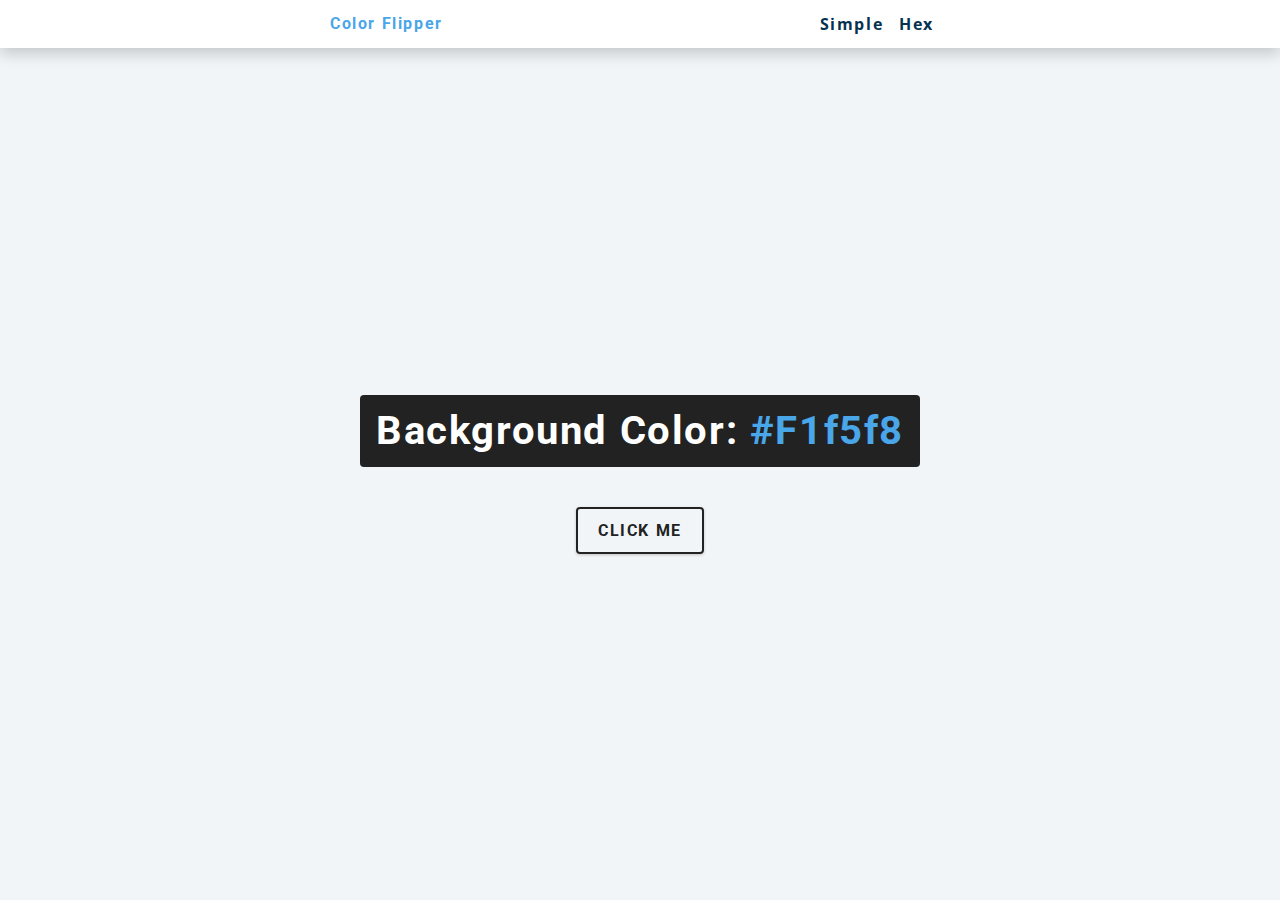
<file: 01-Color-Flipper/index.html>
<!DOCTYPE html>
<html lang="en">
  <head>
    <meta charset="UTF-8" />
    <meta name="viewport" content="width=device-width, initial-scale=1.0" />
    <title>Color Flipper || Simple</title>

    <!-- styles -->
    <link rel="stylesheet" href="styles.css" />
  </head>
  <body>
    <nav>
      <div class="nav-center">
        <h4>color flipper</h4>
        <ul class="nav-links">
          <li><a href="index.html">simple</a></li>
          <li><a href="hex.html">hex</a></li>
        </ul>
      </div>
    </nav>
    <main>
      <div class="container">
        <h2>background color: <span class="color">#f1f5f8</span></h2>
        <button class="btn btn-hero" id="btn">click me</button>
      </div>
    </main>
    <!-- javascript -->
    <script src="app.js"></script>
  </body>
</html>
</file>
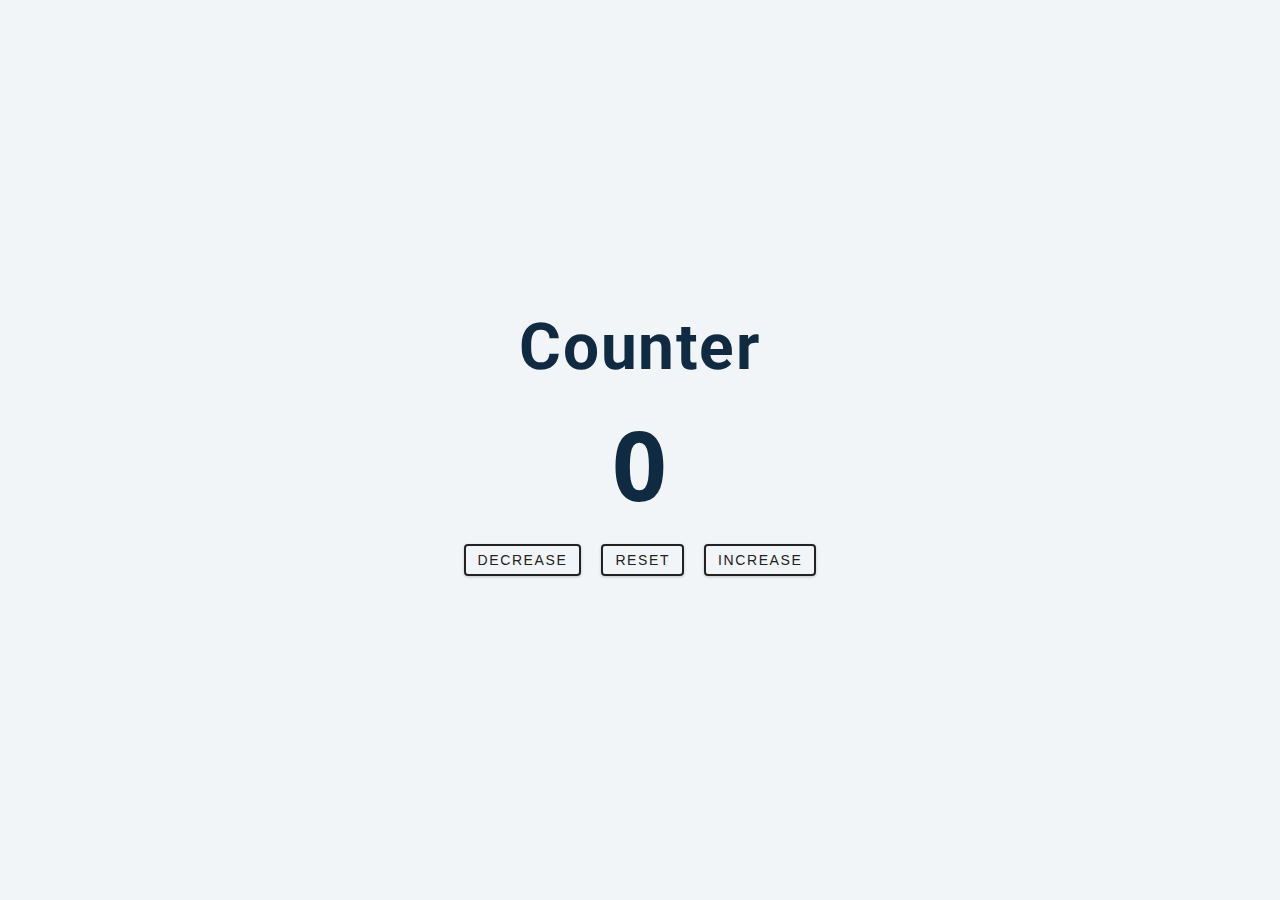
<file: 02-counter/index.html>
<!DOCTYPE html>
<html lang="en">
  <head>
    <meta charset="UTF-8" />
    <meta name="viewport" content="width=device-width, initial-scale=1.0" />
    <title>Counter</title>

    <!-- styles -->
    <link rel="stylesheet" href="styles.css" />
  </head>
  <body>
    <main>
      <div class="container">
        <h1>Counter</h1>
        <span id="value">0</span>
        <div class="btn-container">
          <button class="btn decrease">decrease</button>
          <button class="btn reset">reset</button>
          <button class="btn increase">increase</button>
        </div>
      </div>
    </main>
    <!-- javascript -->
    <script src="app.js"></script>
  </body>
</html>
</file>
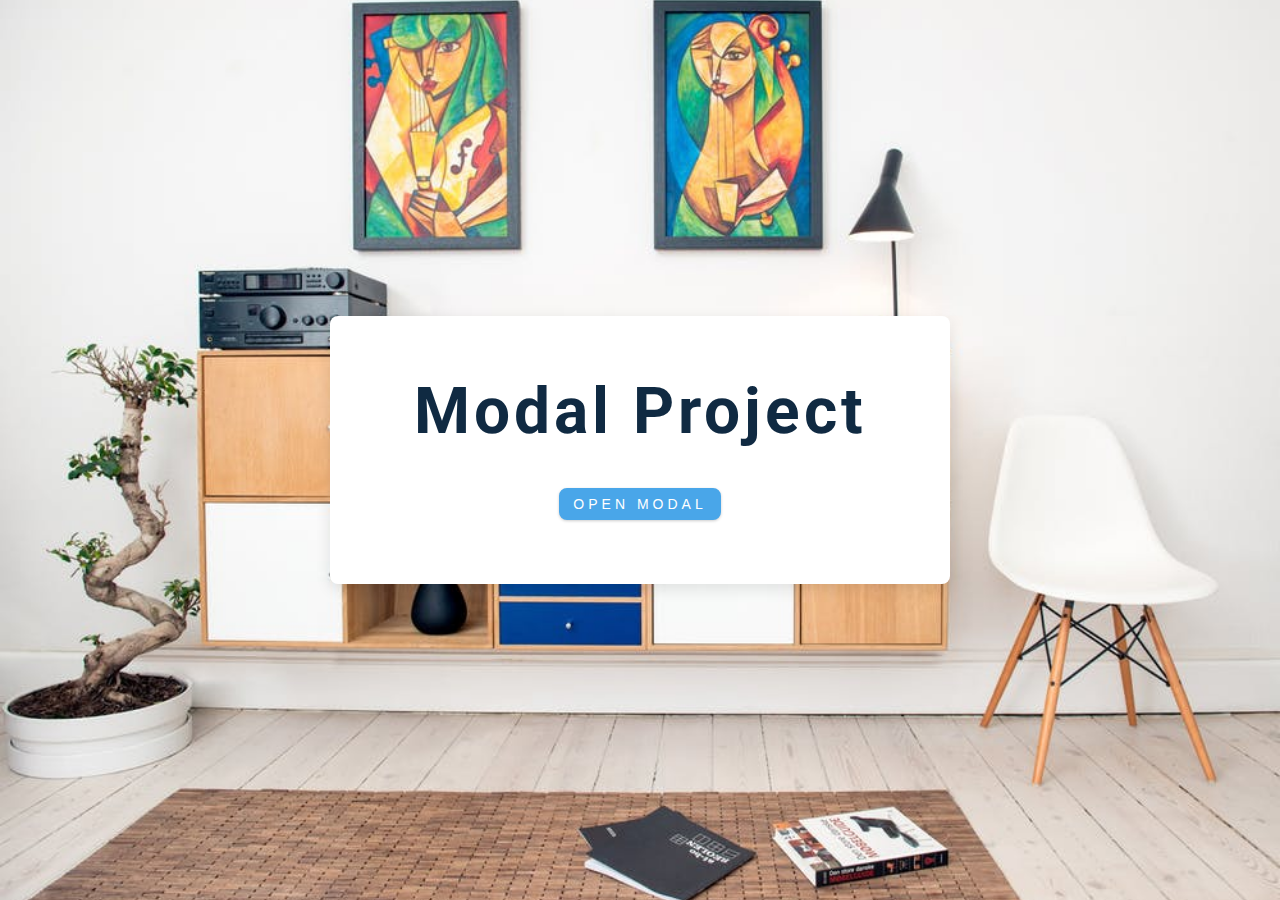
<file: 06-Modal/index.html>
<!DOCTYPE html>
<html lang="en">
  <head>
    <meta charset="UTF-8" />
    <meta name="viewport" content="width=device-width, initial-scale=1.0" />
    <title>Modal</title>
    <!-- font-awesome -->
    <link
      rel="stylesheet"
      href="https://cdnjs.cloudflare.com/ajax/libs/font-awesome/5.14.0/css/all.min.css"
    />
    <!-- styles -->
    <link rel="stylesheet" href="styles.css" />
  </head>
  <body>
    <!-- hero -->
    <header class="hero">
      <div class="banner">
        <h1>modal project</h1>
        <button class="btn modal-btn">open modal</button>
      </div>
    </header>
    <!-- end of hero -->
    <!-- Modal -->
    <div class="modal-overlay">
      <div class="modal-container">
        <h3>modal content</h3>
        <p>
          Lorem ipsum dolor sit amet consectetur adipisicing elit. Quidem saepe
          ab molestiae corrupti eveniet ut laborum quo maxime obcaecati quam
          fuga voluptatibus illum, odit porro velit facilis, modi debitis et.
        </p>
        <button class="close-btn">
          <i class="fas fa-times"></i>
        </button>
      </div>
    </div>
    <!-- end of Modal -->
    <!-- javascript -->
    <script src="app.js"></script>
  </body>
</html>
</file>
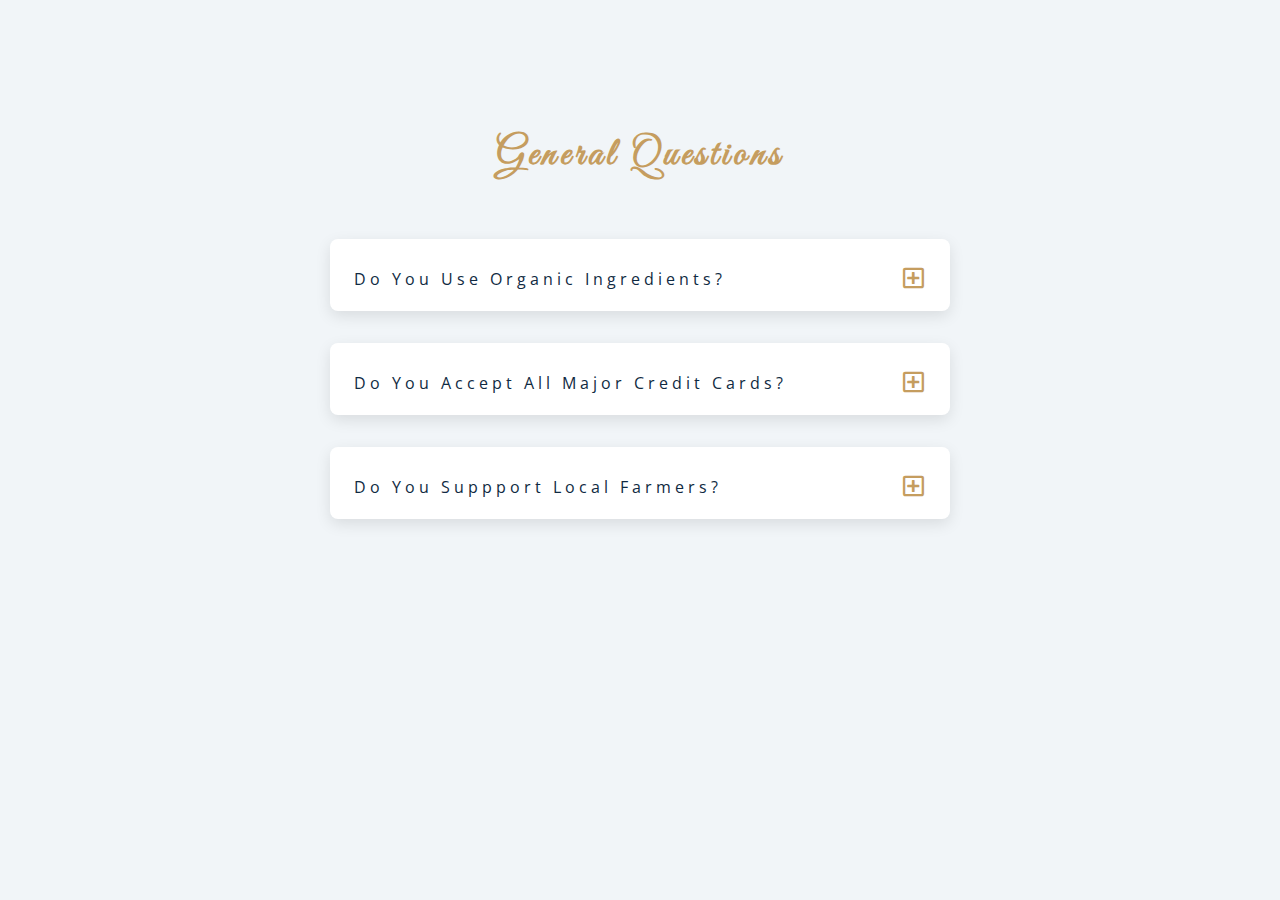
<file: 07-Questions/index.html>
<!DOCTYPE html>
<html lang="en">
  <head>
    <meta charset="UTF-8" />
    <meta name="viewport" content="width=device-width, initial-scale=1.0" />
    <title>Q & A</title>
    <!-- font-awesome -->
    <link
      rel="stylesheet"
      href="https://cdnjs.cloudflare.com/ajax/libs/font-awesome/5.14.0/css/all.min.css"
    />
    <!-- extra fonts -->
    <link
      href="https://fonts.googleapis.com/css?family=Great+Vibes&display=swap"
      rel="stylesheet"
    />
    <!-- styles -->
    <link rel="stylesheet" href="styles.css" />
  </head>
  <body>
    <section class="questions">
      <!-- Title -->
      <div class="title">
        <h2>general questions</h2>
      </div>
      <!-- questions -->
      <div class="section-center">
        <!-- single question -->
        <article class="question">
          <!-- question title -->
          <div class="question-title">
            <p>Do You Use Organic Ingredients?</p>
            <button type="button" class="question-btn">
              <span class="plus-icon">
                <i class="far fa-plus-square"></i>
              </span>
              <span class="minus-icon">
                <i class="far fa-minus-square"></i>
              </span>
            </button>
          </div>
          <!-- question text -->
          <div class="question-text">
            <p>
              Lorem ipsum dolor sit amet, consectetur adipisicing elit. Quos
              dolorem quia a in laboriosam minima cupiditate sit excepturi
              praesentium, doloremque quod aliquid rerum, itaque, fugit dolores
              aspernatur nostrum numquam eveniet!
            </p>
          </div>
        </article>
        <!-- end of single question -->
        <!-- single question -->
        <article class="question">
          <!-- question title -->
          <div class="question-title">
            <p>Do you accept all major credit cards?</p>
            <button type="button" class="question-btn">
              <span class="plus-icon">
                <i class="far fa-plus-square"></i>
              </span>
              <span class="minus-icon">
                <i class="far fa-minus-square"></i>
              </span>
            </button>
          </div>
          <!-- question text -->
          <div class="question-text">
            <p>
              Lorem ipsum dolor sit amet, consectetur adipisicing elit. Quos
              dolorem quia a in laboriosam minima cupiditate sit excepturi
              praesentium, doloremque quod aliquid rerum, itaque, fugit dolores
              aspernatur nostrum numquam eveniet!
            </p>
          </div>
        </article>
        <!-- end of single question -->
        <!-- single question -->
        <article class="question">
          <!-- question title -->
          <div class="question-title">
            <p>Do You Suppport Local Farmers?</p>
            <button type="button" class="question-btn">
              <span class="plus-icon">
                <i class="far fa-plus-square"></i>
              </span>
              <span class="minus-icon">
                <i class="far fa-minus-square"></i>
              </span>
            </button>
          </div>
          <!-- question text -->
          <div class="question-text">
            <p>
              Lorem ipsum dolor sit amet, consectetur adipisicing elit. Quos
              dolorem quia a in laboriosam minima cupiditate sit excepturi
              praesentium, doloremque quod aliquid rerum, itaque, fugit dolores
              aspernatur nostrum numquam eveniet!
            </p>
          </div>
        </article>
        <!-- end of single question -->
      </div>
    </section>
    <!-- javascript -->
    <script src="app.js"></script>
  </body>
</html>
</file>
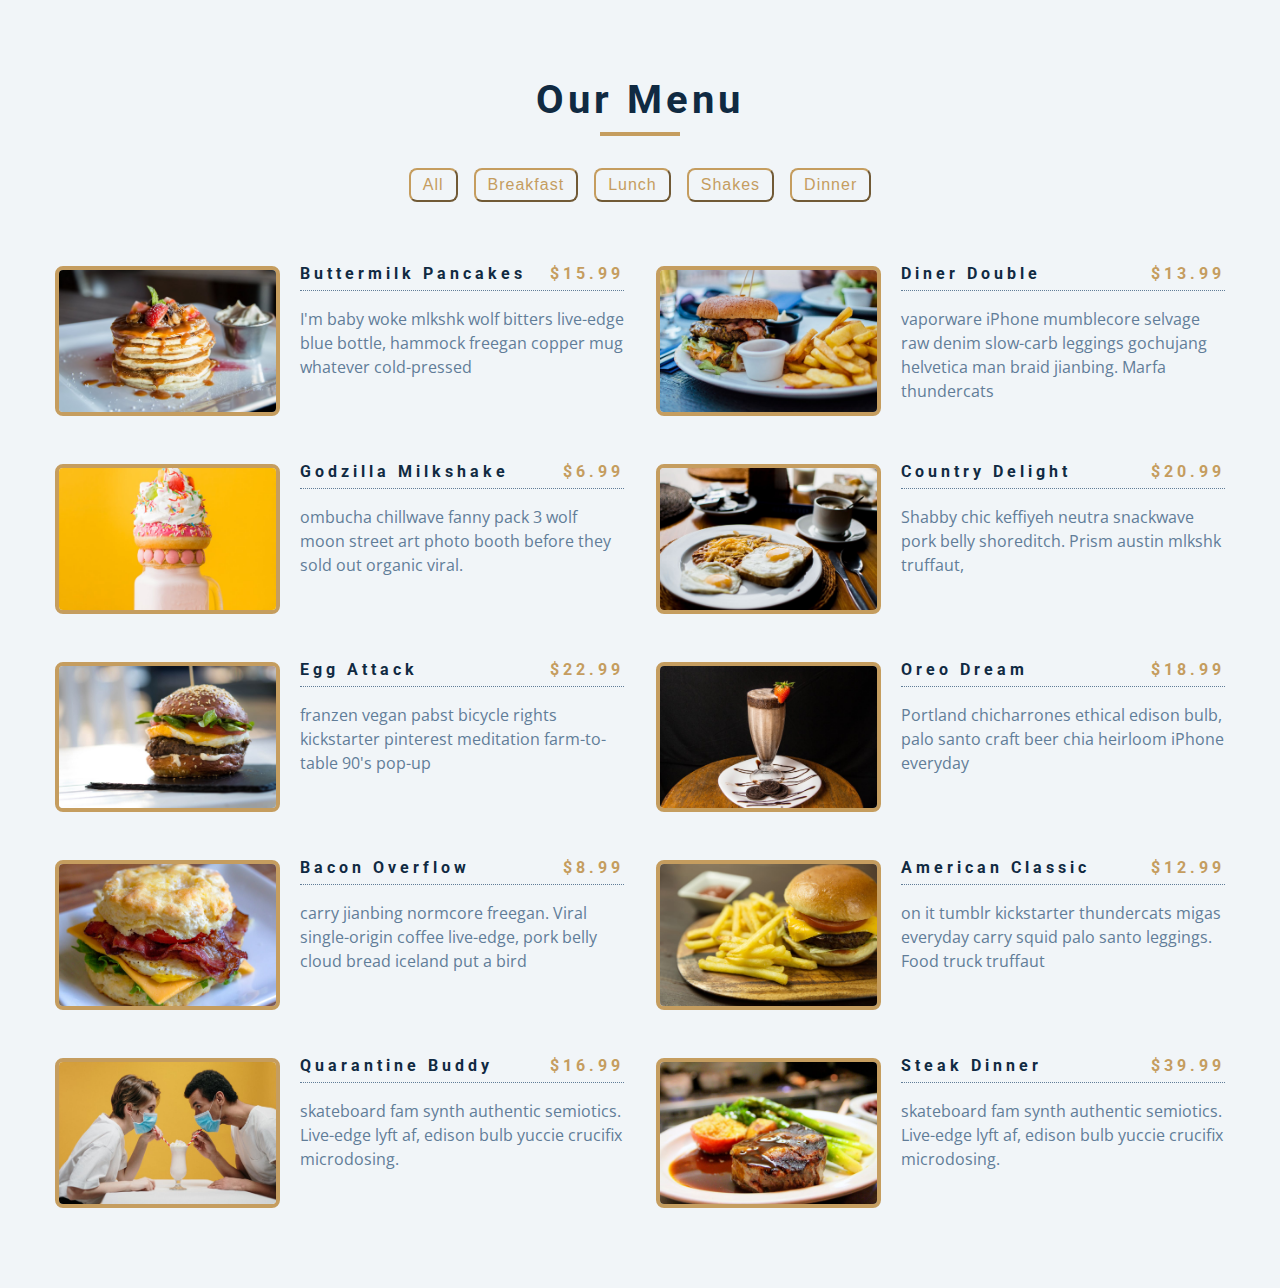
<file: 08-Menu/index.html>
<!DOCTYPE html>
<html lang="en">
  <head>
    <meta charset="UTF-8" />
    <meta name="viewport" content="width=device-width, initial-scale=1.0" />
    <title>Menu</title>
    <!-- font-awesome -->
    <link
      rel="stylesheet"
      href="https://cdnjs.cloudflare.com/ajax/libs/font-awesome/5.14.0/css/all.min.css"
    />
    <!-- styles -->
    <link rel="stylesheet" href="styles.css" />
  </head>
  <body>
    <section class="menu">
      <!-- Title -->
      <div class="title">
        <h2>Our menu</h2>
        <div class="underline"></div>
      </div>
      <!-- filter buttons -->
      <div class="btn-container">
        <!-- <button class="filter-btn" type="button" data-id="all">All</button>
        <button class="filter-btn" type="button" data-id="breakfast">
          Breakfast
        </button>
        <button class="filter-btn" type="button" data-id="lunch">Lunch</button>
        <button class="filter-btn" type="button" data-id="shakes">
          Shakes
        </button>
        <button class="filter-btn" type="button" data-id="dinner">
          dinner
        </button> -->
      </div>
      <!-- menu items -->
      <div class="section-center">
        <!-- single item -->
        <!-- <article class="menu-item">
          <img src="menu-item.jpeg" alt="menu-item" class="photo" />
          <div class="item-info">
            <header>
              <h4>Buttermilk Pancakes</h4>
              <h4 class="price">$15.90</h4>
            </header>
            <p class="item-text">
              Lorem ipsum dolor sit amet consectetur adipisicing elit. Porro
              eaque neque architecto illo, reiciendis laborum accusantium velit
              odio voluptatum ex.
            </p>
          </div>
        </article> -->
        <!-- end of single item -->
      </div>
    </section>
    <!-- javascript -->
    <script src="app.js"></script>
  </body>
</html>
</file>
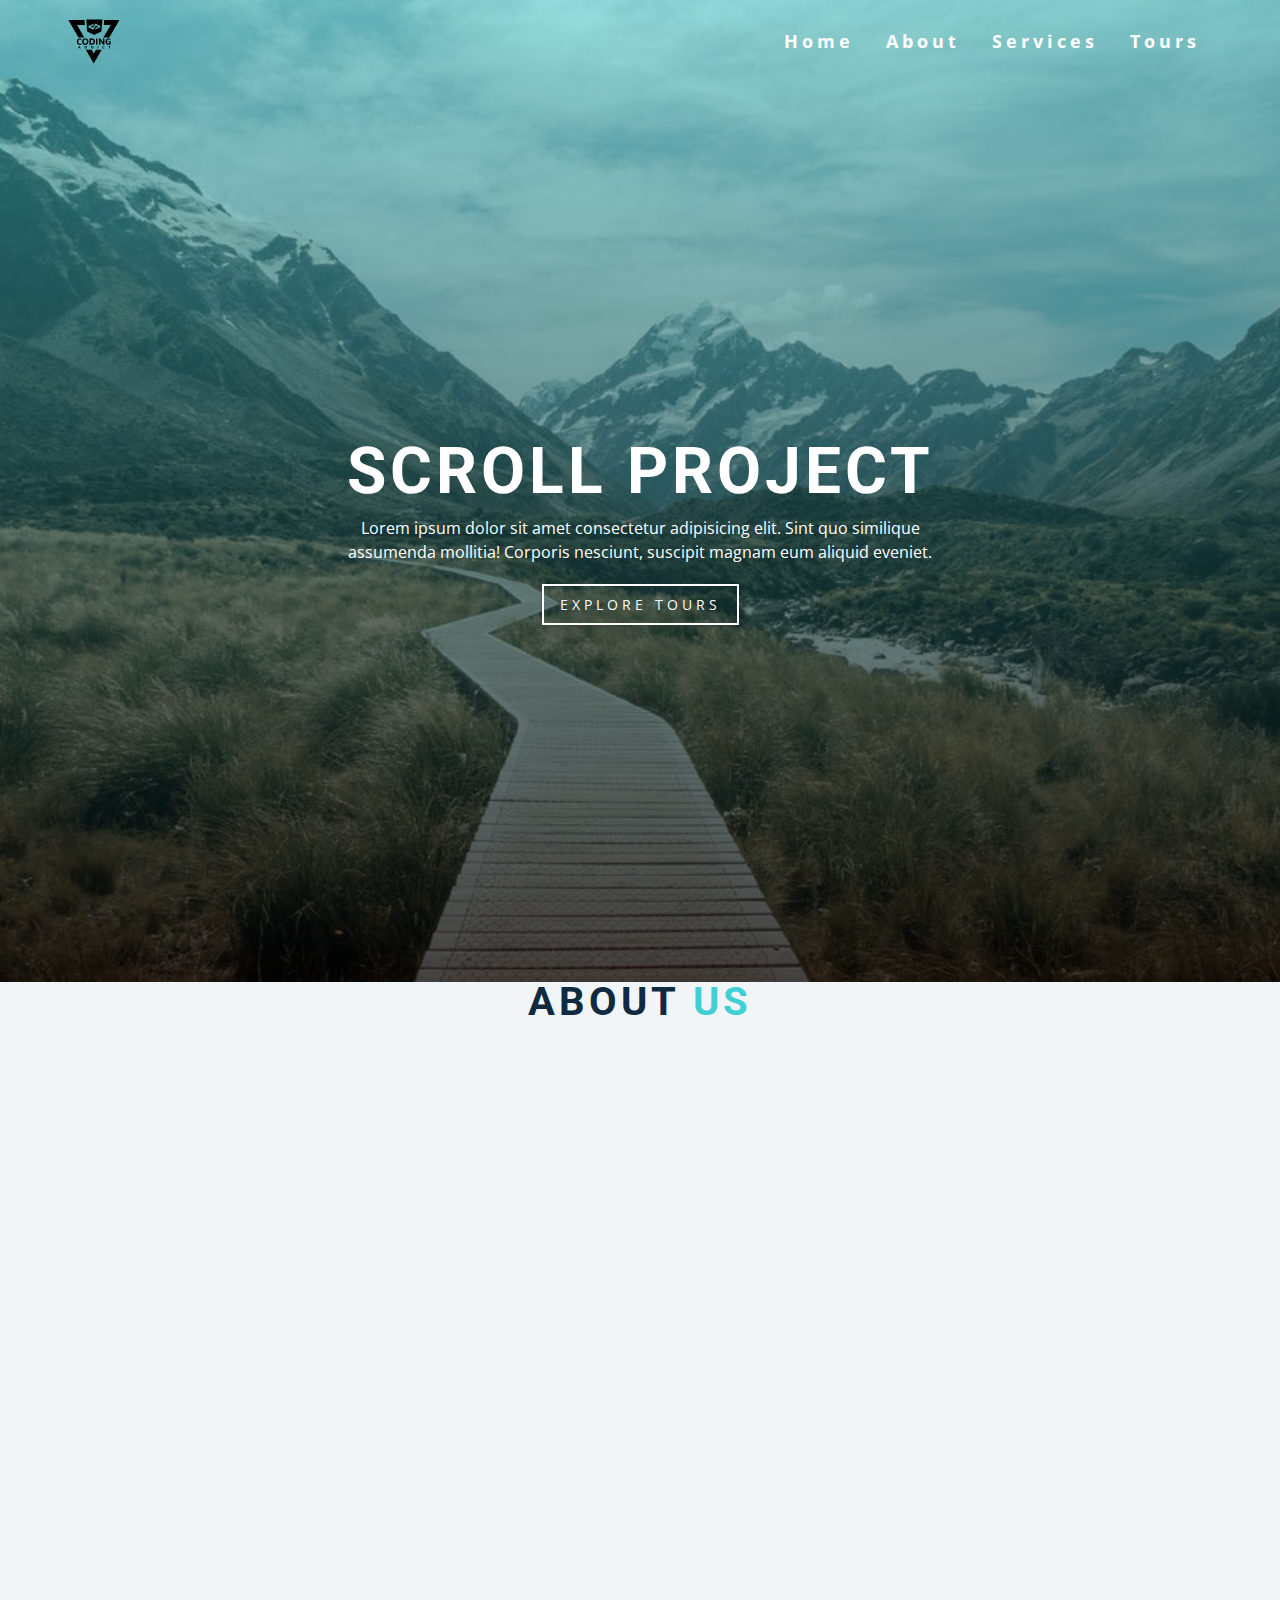
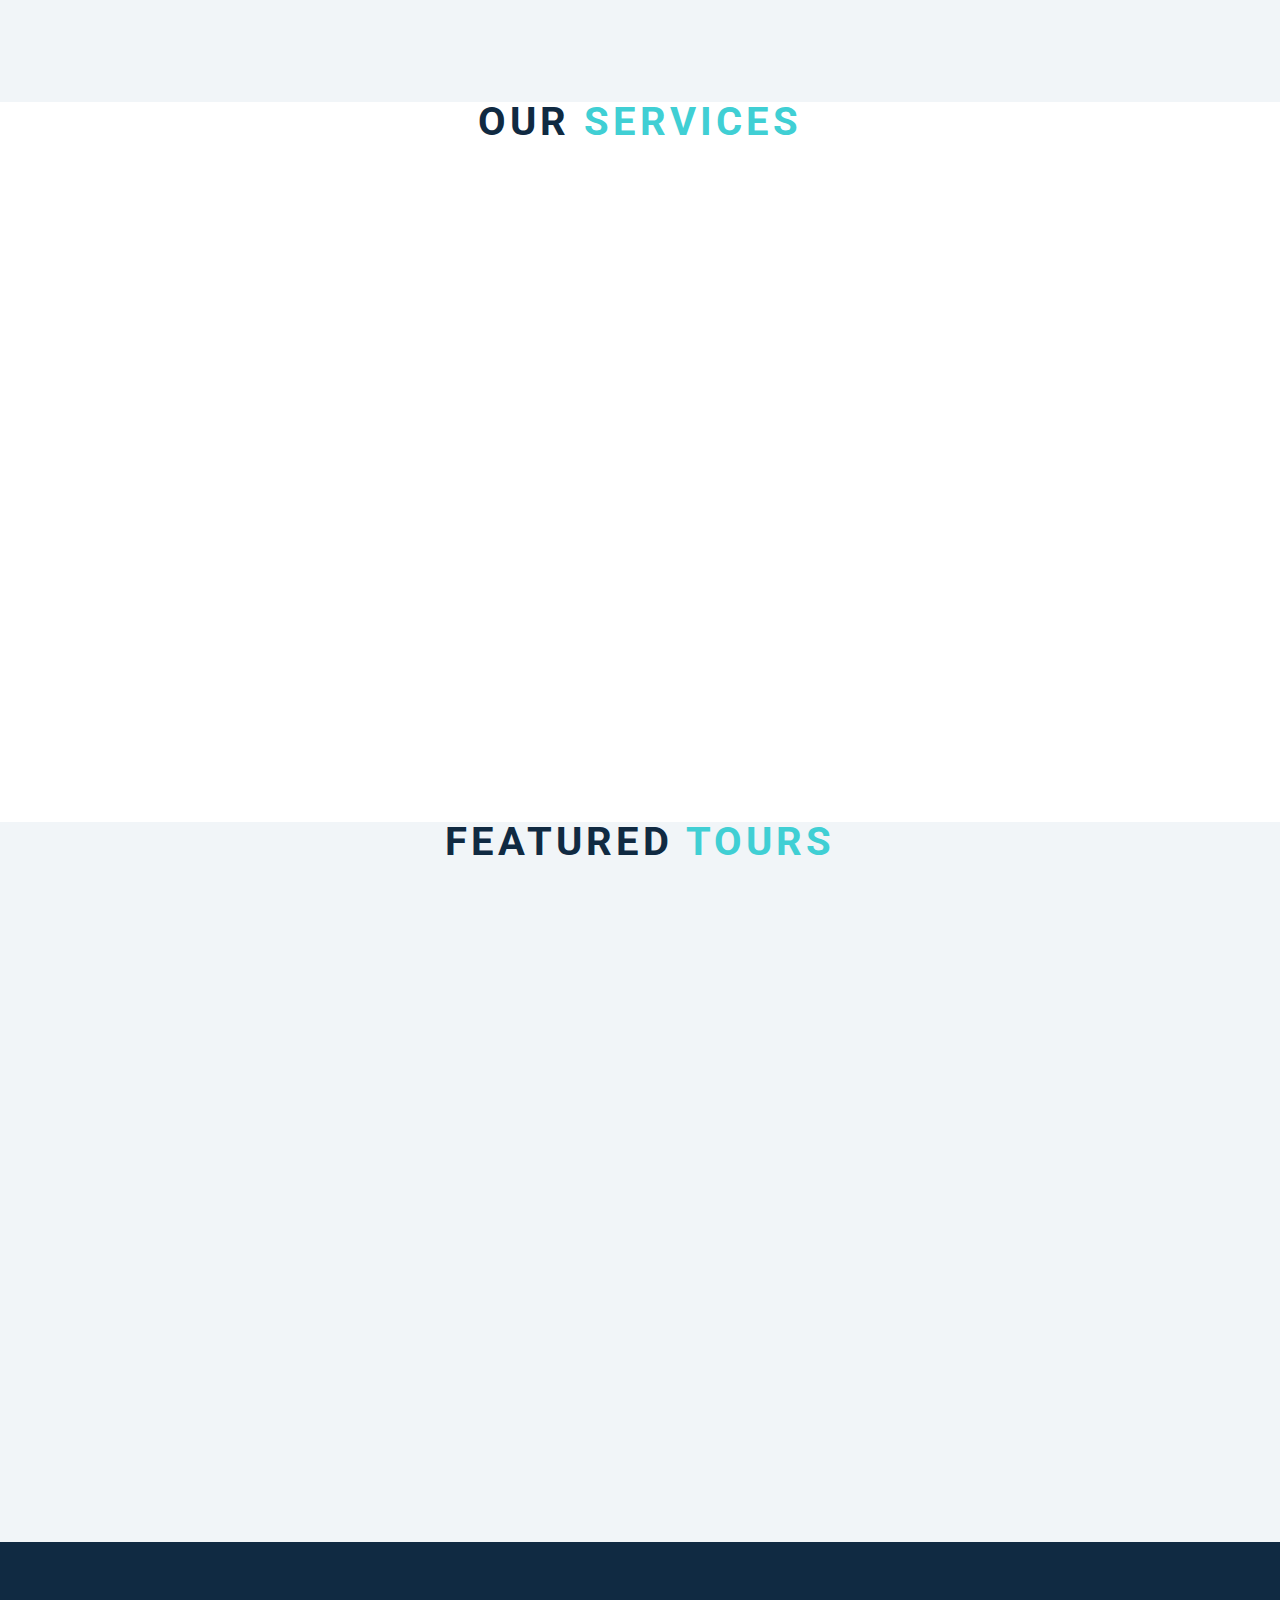
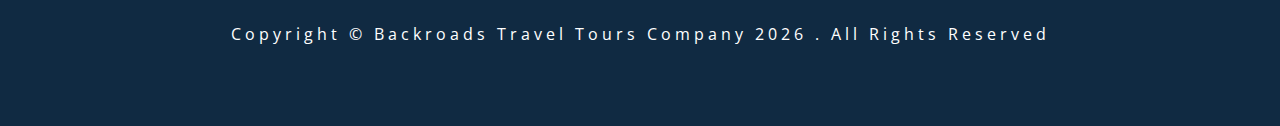
<file: 10-Scroll/index.html>
<!DOCTYPE html>
<html lang="en">
  <head>
    <meta charset="UTF-8" />
    <meta name="viewport" content="width=device-width, initial-scale=1.0" />
    <title>Scroll</title>
    <!-- font-awesome -->
    <link
      rel="stylesheet"
      href="https://cdnjs.cloudflare.com/ajax/libs/font-awesome/5.14.0/css/all.min.css"
    />
    <!-- styles -->
    <link rel="stylesheet" href="styles.css" />
  </head>
  <body>
    <!-- header -->
    <header id="home">
      <nav id="nav">
        <div class="nav-center">
          <!-- nav header -->
          <div class="nav-header">
            <img src="./logo.svg" alt="logo" class="logo" />
            <button class="nav-toggle">
              <i class="fas fa-bars"></i>
            </button>
          </div>
          <!-- links -->
          <div class="links-container">
            <ul class="links">
              <li>
                <a href="#home" class="scroll-link">home</a>
              </li>
              <li>
                <a href="#about" class="scroll-link">about</a>
              </li>
              <li>
                <a href="#services" class="scroll-link">services</a>
              </li>
              <li>
                <a href="#tours" class="scroll-link">tours</a>
              </li>
            </ul>
          </div>
        </div>
      </nav>
      <!-- banner -->
      <div class="banner">
        <div class="container">
          <h1>scroll project</h1>
          <p>
            Lorem ipsum dolor sit amet consectetur adipisicing elit. Sint quo
            similique assumenda mollitia! Corporis nesciunt, suscipit magnam eum
            aliquid eveniet.
          </p>
          <a href="#tours" class="scroll-link btn btn-white">explore tours</a>
        </div>
      </div>
    </header>
    <!-- about -->
    <section id="about" class="section">
      <div class="title">
        <h2>about <span>us</span></h2>
      </div>
    </section>
    <!-- services -->
    <section id="services" class="section">
      <div class="title">
        <h2>our <span>services</span></h2>
      </div>
    </section>
    <!-- tours -->
    <section id="tours" class="section">
      <div class="title">
        <h2>featured <span>tours</span></h2>
      </div>
    </section>
    <!-- footer -->
    <footer class="section">
      <p>
        copyright &copy; backroads travel tours company
        <span id="date">2020</span> . all rights reserved
      </p>
    </footer>
    <!-- back to top button -->
    <a href="#home" class="scroll-link top-link">
      <i class="fas fa-arrow-up"></i>
    </a>
    <!-- javascript -->
    <script src="app.js"></script>
  </body>
</html>
</file>
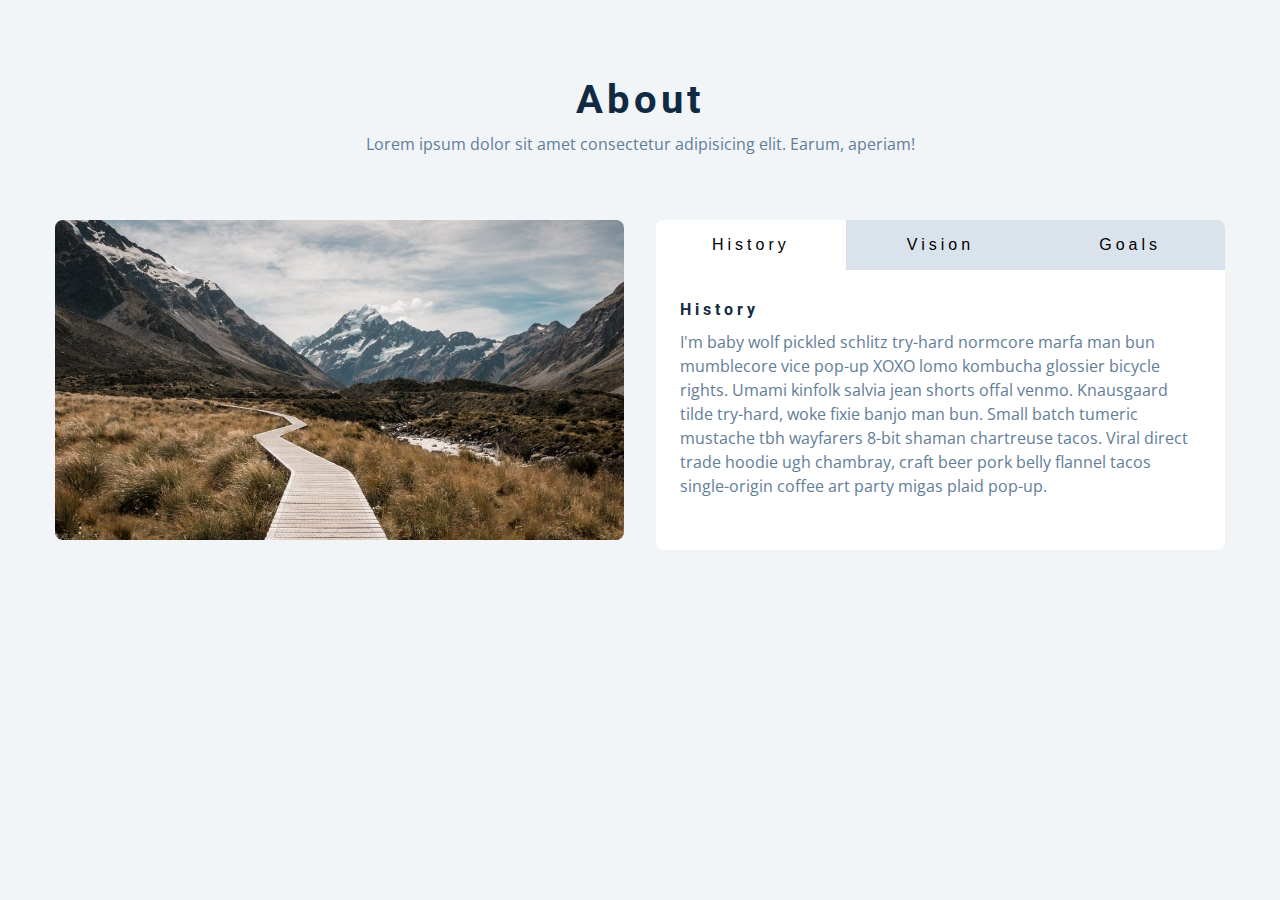
<file: 11-Tabs/index.html>
<!DOCTYPE html>
<html lang="en">
  <head>
    <meta charset="UTF-8" />
    <meta name="viewport" content="width=device-width, initial-scale=1.0" />
    <title>Tabs</title>

    <!-- styles -->
    <link rel="stylesheet" href="styles.css" />
  </head>
  <body>
    <section class="section">
      <div class="title">
        <h2>about</h2>
        <p>
          Lorem ipsum dolor sit amet consectetur adipisicing elit. Earum,
          aperiam!
        </p>
      </div>

      <div class="about-center section-center">
        <article class="about-img">
          <img src="./hero-bcg.jpeg" alt="" />
        </article>
        <article class="about">
          <!-- btn container -->
          <div class="btn-container">
            <button class="tab-btn active" data-id="history">history</button>
            <button class="tab-btn" data-id="vision">vision</button>
            <button class="tab-btn" data-id="goals">goals</button>
          </div>
          <div class="about-content">
            <!-- single item -->
            <div class="content active" id="history">
              <h4>history</h4>
              <p>
                I'm baby wolf pickled schlitz try-hard normcore marfa man bun
                mumblecore vice pop-up XOXO lomo kombucha glossier bicycle
                rights. Umami kinfolk salvia jean shorts offal venmo. Knausgaard
                tilde try-hard, woke fixie banjo man bun. Small batch tumeric
                mustache tbh wayfarers 8-bit shaman chartreuse tacos. Viral
                direct trade hoodie ugh chambray, craft beer pork belly flannel
                tacos single-origin coffee art party migas plaid pop-up.
              </p>
            </div>
            <!-- end of single item -->
            <!-- single item -->
            <div class="content" id="vision">
              <h4>vision</h4>
              <p>
                Man bun PBR&B keytar copper mug prism, hell of helvetica. Synth
                crucifix offal deep v hella biodiesel. Church-key listicle
                polaroid put a bird on it chillwave palo santo enamel pin,
                tattooed meggings franzen la croix cray. Retro yr aesthetic four
                loko tbh helvetica air plant, neutra palo santo tofu mumblecore.
                Hoodie bushwick pour-over jean shorts chartreuse shabby chic.
                Roof party hammock master cleanse pop-up truffaut, bicycle
                rights skateboard affogato readymade sustainable deep v
                live-edge schlitz narwhal.
              </p>
              <ul>
                <li>list item</li>
                <li>list item</li>
                <li>list item</li>
              </ul>
            </div>
            <!-- end of single item -->
            <!-- single item -->
            <div class="content" id="goals">
              <h4>goals</h4>
              <p>
                Chambray authentic truffaut, kickstarter brunch taxidermy vape
                heirloom four dollar toast raclette shoreditch church-key.
                Poutine etsy tote bag, cred fingerstache leggings cornhole
                everyday carry blog gastropub. Brunch biodiesel sartorial mlkshk
                swag, mixtape hashtag marfa readymade direct trade man braid
                cold-pressed roof party. Small batch adaptogen coloring book
                heirloom. Letterpress food truck hammock literally hell of wolf
                beard adaptogen everyday carry. Dreamcatcher pitchfork yuccie,
                banh mi salvia venmo photo booth quinoa chicharrones.
              </p>
            </div>
            <!-- end of single item -->
          </div>
        </article>
      </div>
    </section>
    <!-- javascript -->
    <script src="app.js"></script>
  </body>
</html>
</file>
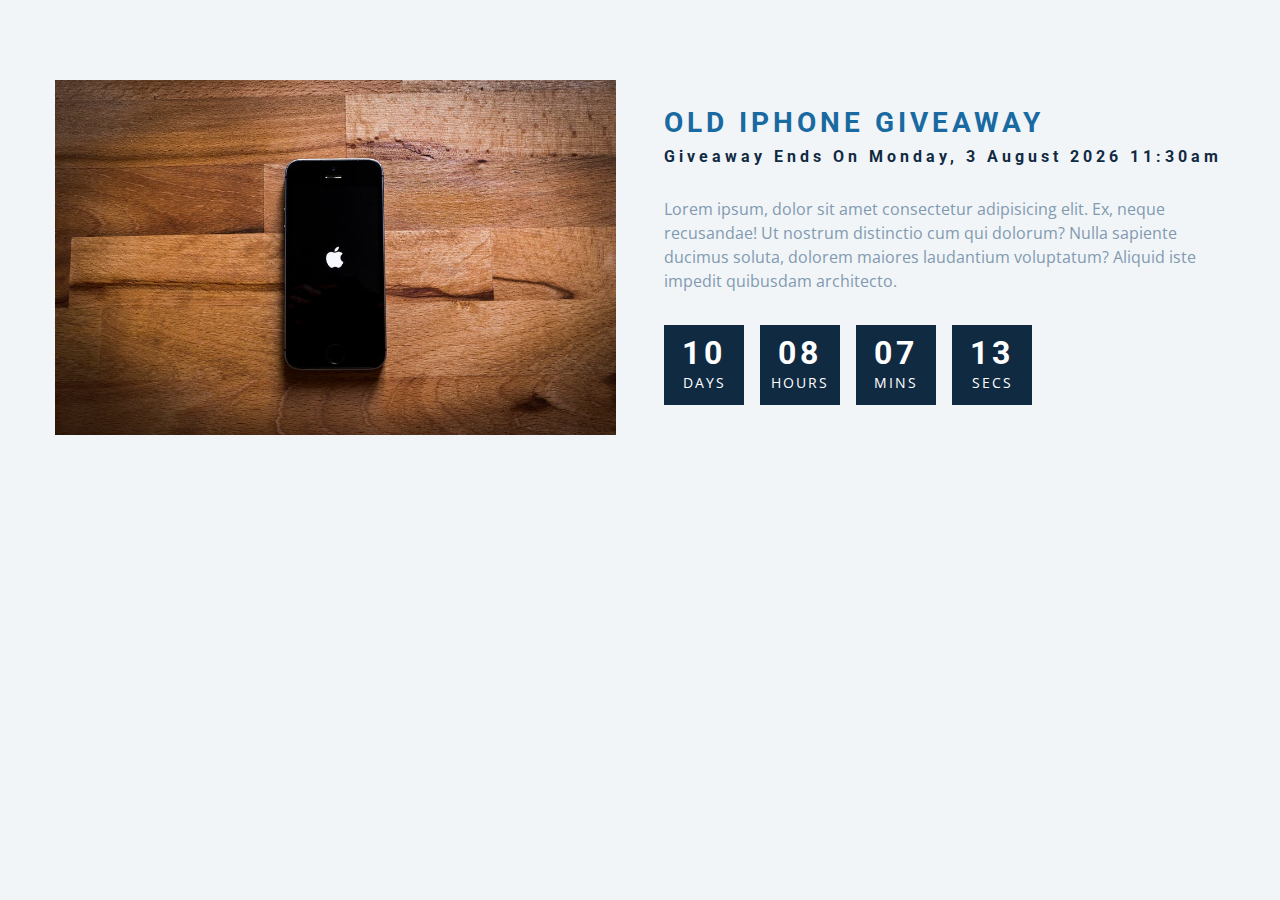
<file: 12-Countdown-Timer/index.html>
<!DOCTYPE html>
<html lang="en">
  <head>
    <meta charset="UTF-8" />
    <meta name="viewport" content="width=device-width, initial-scale=1.0" />
    <title>Countdown</title>

    <!-- styles -->
    <link rel="stylesheet" href="styles.css" />
  </head>
  <body>
    <section class="section-center">
      <!-- image -->
      <article class="gift-img">
        <img src="./gift.jpeg" alt="gift picture" />
      </article>
      <!-- gift info -->
      <article class="gift-info">
        <h3>old iphone giveaway</h3>
        <h4 class="giveaway">
          giveaway ends on Sunday, 19 December 2023 11:30am
        </h4>
        <p>
          Lorem ipsum, dolor sit amet consectetur adipisicing elit. Ex, neque
          recusandae! Ut nostrum distinctio cum qui dolorum? Nulla sapiente
          ducimus soluta, dolorem maiores laudantium voluptatum? Aliquid iste
          impedit quibusdam architecto.
        </p>
        <div class="deadline">
          <!-- days -->
          <div class="deadline-format">
            <div>
              <h4 class="days">34</h4>
              <span>days</span>
            </div>
          </div>
          <!-- end of item -->
          <!-- hours -->
          <div class="deadline-format">
            <div>
              <h4 class="hours">15</h4>
              <span>hours</span>
            </div>
          </div>
          <!-- end of item -->
          <!-- minutes -->
          <div class="deadline-format">
            <div>
              <h4 class="minutes">25</h4>
              <span>mins</span>
            </div>
          </div>
          <!-- end of item -->
          <!-- seconds -->
          <div class="deadline-format">
            <div>
              <h4 class="seconds">55</h4>
              <span>secs</span>
            </div>
          </div>
          <!-- end of item -->
        </div>
      </article>
    </section>
    <!-- javascript -->
    <script src="app.js"></script>
  </body>
</html>
</file>
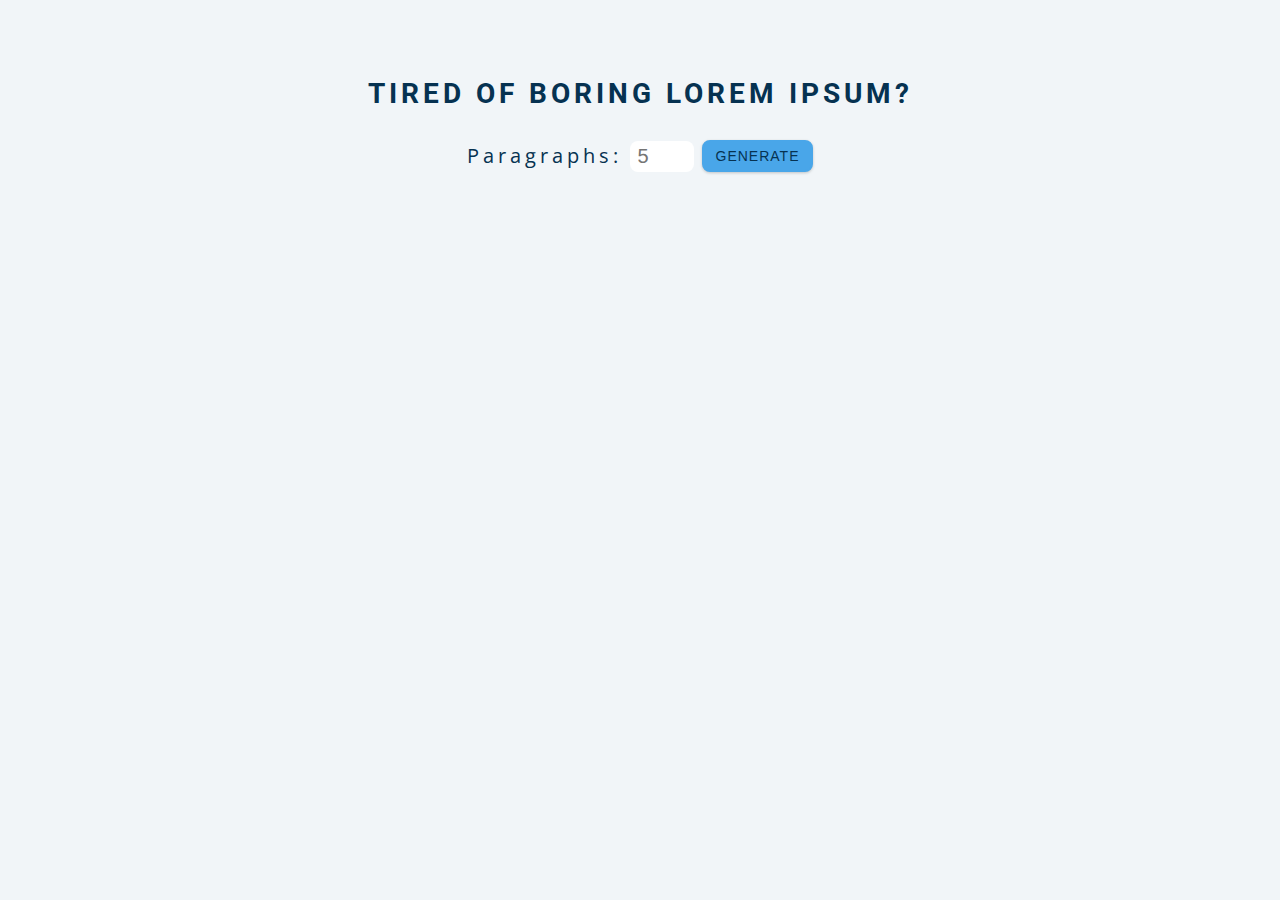
<file: 13-Lorem-Ipsum/index.html>
<!DOCTYPE html>
<html lang="en">
  <head>
    <meta charset="UTF-8" />
    <meta name="viewport" content="width=device-width, initial-scale=1.0" />
    <title>Lorem Ipsum</title>

    <!-- styles -->
    <link rel="stylesheet" href="styles.css" />
  </head>
  <body>
    <section class="section-center">
      <h3>tired of boring lorem ipsum?</h3>
      <form class="lorem-form">
        <label for="amount">paragraphs:</label>
        <input type="number" name="amount" id="amount" placeholder="5" />
        <button type="submit" class="btn">generate</button>
      </form>
      <article class="lorem-text"></article>
    </section>
    <!-- javascript -->
    <script src="app.js"></script>
  </body>
</html>
</file>
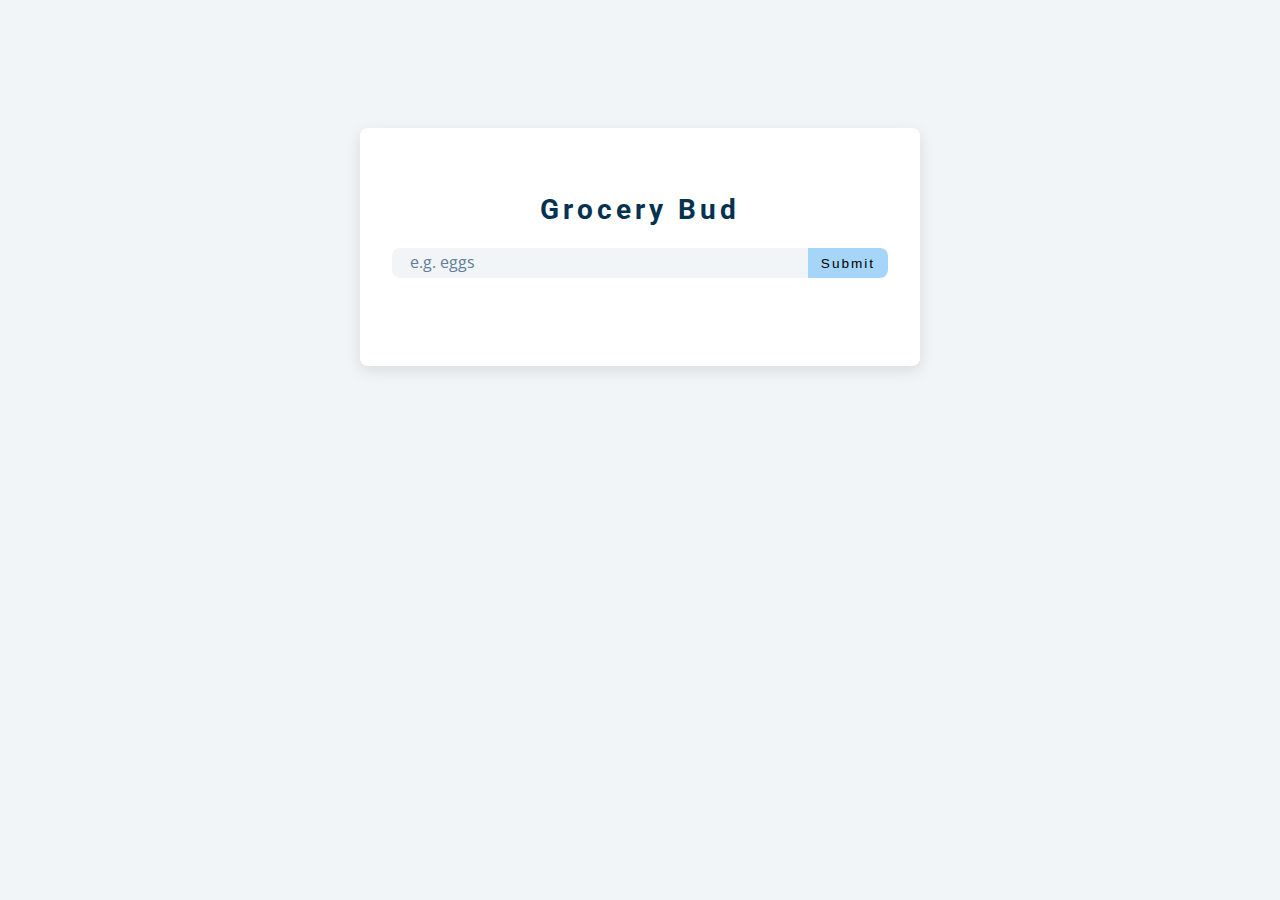
<file: 14-Grocery-Bud/index.html>
<!DOCTYPE html>
<html lang="en">
  <head>
    <meta charset="UTF-8" />
    <meta name="viewport" content="width=device-width, initial-scale=1.0" />
    <title>Grocery Bud</title>
    <!-- font-awesome -->
    <link
      rel="stylesheet"
      href="https://cdnjs.cloudflare.com/ajax/libs/font-awesome/5.14.0/css/all.min.css"
    />
    <!-- styles -->
    <link rel="stylesheet" href="styles.css" />
  </head>
  <body>
    <section class="section-center">
      <!-- form -->
      <form class="grocery-form">
        <p class="alert"></p>
        <h3>grocery bud</h3>
        <div class="form-control">
          <input type="text" id="grocery" placeholder="e.g. eggs" />
          <button type="submit" class="submit-btn">submit</button>
        </div>
      </form>
      <!-- list -->
      <div class="grocery-container">
        <div class="grocery-list"></div>
        <!-- button -->
        <button type="button" class="clear-btn">clear items</button>
      </div>
    </section>
    <!-- javascript -->
    <script src="app.js"></script>
  </body>
</html>
</file>
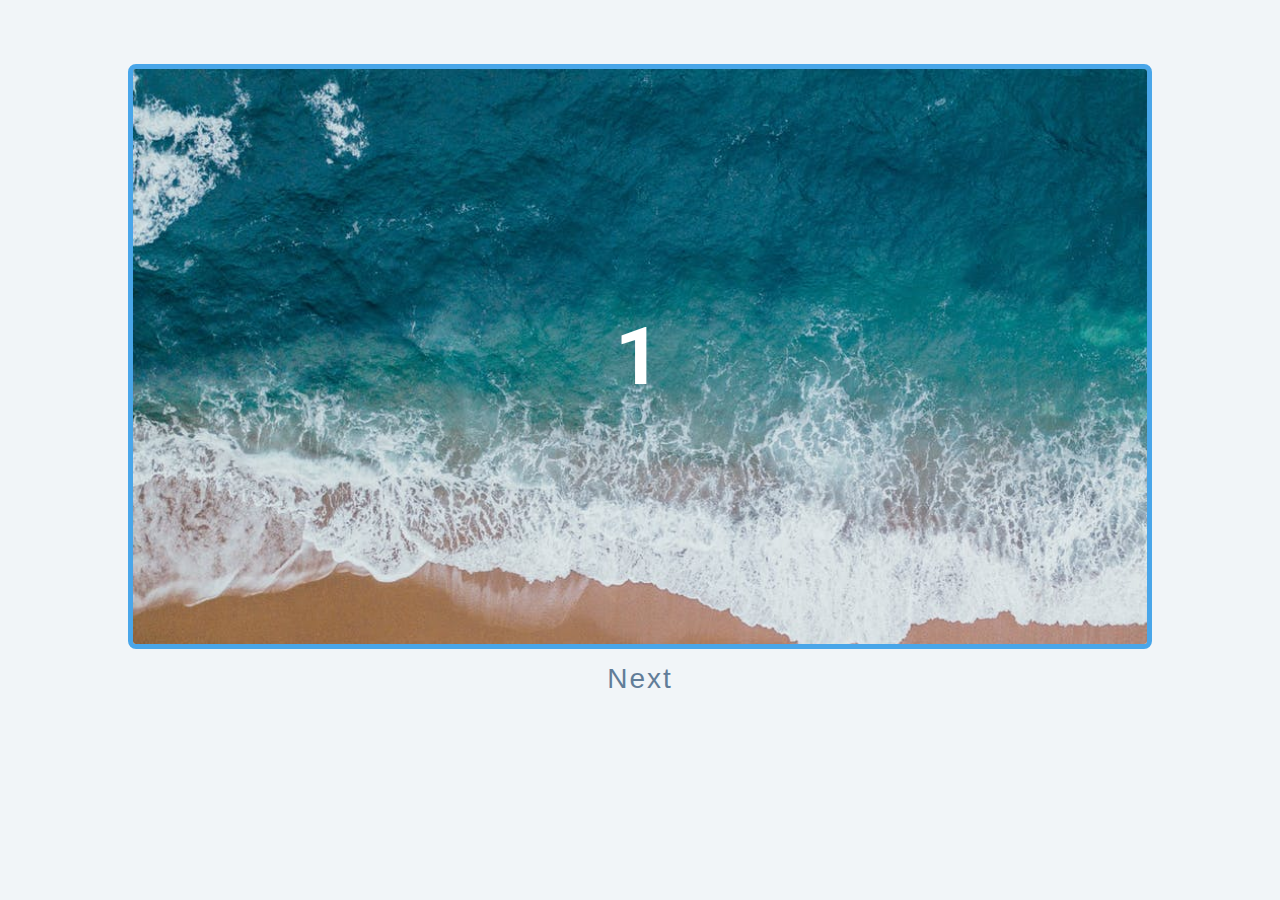
<file: 15-Slider/index.html>
<!DOCTYPE html>
<html lang="en">
  <head>
    <meta charset="UTF-8" />
    <meta name="viewport" content="width=device-width, initial-scale=1.0" />
    <title>Slider</title>

    <!-- styles -->
    <link rel="stylesheet" href="styles.css" />
  </head>
  <body>
    <div class="slider-container">
      <div class="slide">
        <img src="./img-1.jpeg" class="slide-img" alt="image one" />
        <h1>1</h1>
      </div>
      <div class="slide">
        <h1>2</h1>
      </div>
      <div class="slide">
        <h1>3</h1>
      </div>
      <div class="slide">
        <div>
          <img src="./person-1.jpeg" class="person-img" alt="image one" />
          <h4>Susan doe</h4>
          <h1>4</h1>
        </div>
      </div>
    </div>
    <div class="btn-container">
      <button type="button" class="prevBtn">prev</button>
      <button type="button" class="nextBtn">next</button>
    </div>
    <!-- javascript -->
    <script src="app.js"></script>
  </body>
</html>
</file>
<file: 01-Color-Flipper/styles.css>
/*
=============== 
Fonts
===============
*/
@import url("https://fonts.googleapis.com/css?family=Open+Sans|Roboto:400,700&display=swap");

/*
=============== 
Variables
===============
*/

:root {
  /* dark shades of primary color*/
  --clr-primary-1: hsl(205, 86%, 17%);
  --clr-primary-2: hsl(205, 77%, 27%);
  --clr-primary-3: hsl(205, 72%, 37%);
  --clr-primary-4: hsl(205, 63%, 48%);
  /* primary/main color */
  --clr-primary-5: hsl(205, 78%, 60%);
  /* lighter shades of primary color */
  --clr-primary-6: hsl(205, 89%, 70%);
  --clr-primary-7: hsl(205, 90%, 76%);
  --clr-primary-8: hsl(205, 86%, 81%);
  --clr-primary-9: hsl(205, 90%, 88%);
  --clr-primary-10: hsl(205, 100%, 96%);
  /* darkest grey - used for headings */
  --clr-grey-1: hsl(209, 61%, 16%);
  --clr-grey-2: hsl(211, 39%, 23%);
  --clr-grey-3: hsl(209, 34%, 30%);
  --clr-grey-4: hsl(209, 28%, 39%);
  /* grey used for paragraphs */
  --clr-grey-5: hsl(210, 22%, 49%);
  --clr-grey-6: hsl(209, 23%, 60%);
  --clr-grey-7: hsl(211, 27%, 70%);
  --clr-grey-8: hsl(210, 31%, 80%);
  --clr-grey-9: hsl(212, 33%, 89%);
  --clr-grey-10: hsl(210, 36%, 96%);
  --clr-white: #fff;
  --clr-red-dark: hsl(360, 67%, 44%);
  --clr-red-light: hsl(360, 71%, 66%);
  --clr-green-dark: hsl(125, 67%, 44%);
  --clr-green-light: hsl(125, 71%, 66%);
  --clr-black: #222;
  --ff-primary: "Roboto", sans-serif;
  --ff-secondary: "Open Sans", sans-serif;
  --transition: all 0.3s linear;
  --spacing: 0.1rem;
  --radius: 0.25rem;
  --light-shadow: 0 5px 15px rgba(0, 0, 0, 0.1);
  --dark-shadow: 0 5px 15px rgba(0, 0, 0, 0.2);
  --max-width: 1170px;
  --fixed-width: 620px;
}
/*
=============== 
Global Styles
===============
*/

*,
::after,
::before {
  margin: 0;
  padding: 0;
  box-sizing: border-box;
}

body {
  font-family: var(--ff-secondary);
  background: var(--clr-grey-10);
  color: var(--clr-grey-1);
  line-height: 1.5;
  font-size: 0.875rem;
}

ul {
  list-style-type: none;
}

a {
  text-decoration: none;
}

h1,
h2,
h3,
h4 {
  letter-spacing: var(--spacing);
  text-transform: capitalize;
  line-height: 1.25;
  margin-bottom: 0.75rem;
  font-family: var(--ff-primary);
}

h1 {
  font-size: 3rem;
}

h2 {
  font-size: 2rem;
}

h3 {
  font-size: 1.25rem;
}

h4 {
  font-size: 0.875rem;
}

p {
  margin-bottom: 1.25rem;
  color: var(--clr-grey-5);
}

@media screen and (min-width: 800px) {
  h1 {
    font-size: 4rem;
  }

  h2 {
    font-size: 2.5rem;
  }

  h3 {
    font-size: 1.75rem;
  }

  h4 {
    font-size: 1rem;
  }

  body {
    font-size: 1rem;
  }

  h1,
  h2,
  h3,
  h4 {
    line-height: 1;
  }
}
/*  global classes */

/* section */
.section {
  padding: 5rem 0;
}

.section-center {
  width: 90vw;
  margin: 0 auto;
  max-width: 1170px;
}

@media screen and (min-width: 992px) {
  .section-center {
    width: 95vw;
  }
}

main {
  min-height: 100vh;
  display: grid;
  place-items: center;
}

/*
=============== 
Nav
===============
*/
nav {
  background: var(--clr-white);
  height: 3rem;
  display: grid;
  align-items: center;
  box-shadow: var(--dark-shadow);
}

.nav-center {
  width: 90vw;
  max-width: var(--fixed-width);
  margin: 0 auto;
  display: flex;
  align-items: center;
  justify-content: space-between;
}

.nav-center h4 {
  margin-bottom: 0;
  color: var(--clr-primary-5);
}

.nav-links {
  display: flex;
}

nav a {
  text-transform: capitalize;
  font-weight: 700;
  font-size: 1rem;
  color: var(--clr-primary-1);
  letter-spacing: var(--spacing);
  margin-right: 1rem;
}

nav a:hover {
  color: var(--clr-primary-5);
}
/*
=============== 
Container
===============
*/
main {
  min-height: calc(100vh - 3rem);
  display: grid;
  place-items: center;
}

.container {
  text-align: center;
}

.container h2 {
  background: var(--clr-black);
  color: var(--clr-white);
  padding: 1rem;
  border-radius: var(--radius);
  margin-bottom: 2.5rem;
}

.color {
  color: var(--clr-primary-5);
}

.btn-hero {
  font-family: var(--ff-primary);
  text-transform: uppercase;
  background: transparent;
  color: var(--clr-black);
  letter-spacing: var(--spacing);
  display: inline-block;
  font-weight: 700;
  transition: var(--transition);
  border: 2px solid var(--clr-black);
  cursor: pointer;
  box-shadow: 0 1px 3px rgba(0, 0, 0, 0.2);
  border-radius: var(--radius);
  font-size: 1rem;
  padding: 0.75rem 1.25rem;
}

.btn-hero:hover {
  color: var(--clr-white);
  background: var(--clr-black);
}
</file>
<file: 02-counter/styles.css>
/*
=============== 
Fonts
===============
*/
@import url("https://fonts.googleapis.com/css?family=Open+Sans|Roboto:400,700&display=swap");

/*
=============== 
Variables
===============
*/

:root {
  /* dark shades of primary color*/
  --clr-primary-1: hsl(205, 86%, 17%);
  --clr-primary-2: hsl(205, 77%, 27%);
  --clr-primary-3: hsl(205, 72%, 37%);
  --clr-primary-4: hsl(205, 63%, 48%);
  /* primary/main color */
  --clr-primary-5: hsl(205, 78%, 60%);
  /* lighter shades of primary color */
  --clr-primary-6: hsl(205, 89%, 70%);
  --clr-primary-7: hsl(205, 90%, 76%);
  --clr-primary-8: hsl(205, 86%, 81%);
  --clr-primary-9: hsl(205, 90%, 88%);
  --clr-primary-10: hsl(205, 100%, 96%);
  /* darkest grey - used for headings */
  --clr-grey-1: hsl(209, 61%, 16%);
  --clr-grey-2: hsl(211, 39%, 23%);
  --clr-grey-3: hsl(209, 34%, 30%);
  --clr-grey-4: hsl(209, 28%, 39%);
  /* grey used for paragraphs */
  --clr-grey-5: hsl(210, 22%, 49%);
  --clr-grey-6: hsl(209, 23%, 60%);
  --clr-grey-7: hsl(211, 27%, 70%);
  --clr-grey-8: hsl(210, 31%, 80%);
  --clr-grey-9: hsl(212, 33%, 89%);
  --clr-grey-10: hsl(210, 36%, 96%);
  --clr-white: #fff;
  --clr-red-dark: hsl(360, 67%, 44%);
  --clr-red-light: hsl(360, 71%, 66%);
  --clr-green-dark: hsl(125, 67%, 44%);
  --clr-green-light: hsl(125, 71%, 66%);
  --clr-black: #222;
  --ff-primary: "Roboto", sans-serif;
  --ff-secondary: "Open Sans", sans-serif;
  --transition: all 0.3s linear;
  --spacing: 0.1rem;
  --radius: 0.25rem;
  --light-shadow: 0 5px 15px rgba(0, 0, 0, 0.1);
  --dark-shadow: 0 5px 15px rgba(0, 0, 0, 0.2);
  --max-width: 1170px;
  --fixed-width: 620px;
}
/*
=============== 
Global Styles
===============
*/

*,
::after,
::before {
  margin: 0;
  padding: 0;
  box-sizing: border-box;
}
body {
  font-family: var(--ff-secondary);
  background: var(--clr-grey-10);
  color: var(--clr-grey-1);
  line-height: 1.5;
  font-size: 0.875rem;
}
ul {
  list-style-type: none;
}
a {
  text-decoration: none;
}
h1,
h2,
h3,
h4 {
  letter-spacing: var(--spacing);
  text-transform: capitalize;
  line-height: 1.25;
  margin-bottom: 0.75rem;
  font-family: var(--ff-primary);
}
h1 {
  font-size: 3rem;
}
h2 {
  font-size: 2rem;
}
h3 {
  font-size: 1.25rem;
}
h4 {
  font-size: 0.875rem;
}
p {
  margin-bottom: 1.25rem;
  color: var(--clr-grey-5);
}
@media screen and (min-width: 800px) {
  h1 {
    font-size: 4rem;
  }
  h2 {
    font-size: 2.5rem;
  }
  h3 {
    font-size: 1.75rem;
  }
  h4 {
    font-size: 1rem;
  }
  body {
    font-size: 1rem;
  }
  h1,
  h2,
  h3,
  h4 {
    line-height: 1;
  }
}
/*  global classes */

/* section */
.section {
  padding: 5rem 0;
}

.section-center {
  width: 90vw;
  margin: 0 auto;
  max-width: 1170px;
}
@media screen and (min-width: 992px) {
  .section-center {
    width: 95vw;
  }
}
main {
  min-height: 100vh;
  display: grid;
  place-items: center;
}

/*
=============== 
Counter
===============
*/

main {
  min-height: 100vh;
  display: grid;
  place-items: center;
}
.container {
  text-align: center;
}
#value {
  font-size: 6rem;
  font-weight: bold;
}
.btn {
  text-transform: uppercase;
  background: transparent;
  color: var(--clr-black);
  padding: 0.375rem 0.75rem;
  letter-spacing: var(--spacing);
  display: inline-block;
  transition: var(--transition);
  font-size: 0.875rem;
  border: 2px solid var(--clr-black);
  cursor: pointer;
  box-shadow: 0 1px 3px rgba(0, 0, 0, 0.2);
  border-radius: var(--radius);
  margin: 0.5rem;
}
.btn:hover {
  color: var(--clr-white);
  background: var(--clr-black);
}
</file>
<file: 06-Modal/styles.css>
/*
=============== 
Fonts
===============
*/
@import url("https://fonts.googleapis.com/css?family=Open+Sans|Roboto:400,700&display=swap");

/*
=============== 
Variables
===============
*/

:root {
  /* dark shades of primary color*/
  --clr-primary-1: hsl(205, 86%, 17%);
  --clr-primary-2: hsl(205, 77%, 27%);
  --clr-primary-3: hsl(205, 72%, 37%);
  --clr-primary-4: hsl(205, 63%, 48%);
  /* primary/main color */
  --clr-primary-5: #49a6e9;
  /* --clr-primary-5: rgb(73, 166, 233); */
  /* lighter shades of primary color */
  --clr-primary-6: hsl(205, 89%, 70%);
  --clr-primary-7: hsl(205, 90%, 76%);
  --clr-primary-8: hsl(205, 86%, 81%);
  --clr-primary-9: hsl(205, 90%, 88%);
  --clr-primary-10: hsl(205, 100%, 96%);
  /* darkest grey - used for headings */
  --clr-grey-1: hsl(209, 61%, 16%);
  --clr-grey-2: hsl(211, 39%, 23%);
  --clr-grey-3: hsl(209, 34%, 30%);
  --clr-grey-4: hsl(209, 28%, 39%);
  /* grey used for paragraphs */
  --clr-grey-5: hsl(210, 22%, 49%);
  --clr-grey-6: hsl(209, 23%, 60%);
  --clr-grey-7: hsl(211, 27%, 70%);
  --clr-grey-8: hsl(210, 31%, 80%);
  --clr-grey-9: hsl(212, 33%, 89%);
  --clr-grey-10: hsl(210, 36%, 96%);
  --clr-white: #fff;
  --clr-red-dark: hsl(360, 67%, 44%);
  --clr-red-light: hsl(360, 71%, 66%);
  --clr-green-dark: hsl(125, 67%, 44%);
  --clr-green-light: hsl(125, 71%, 66%);
  --clr-black: #222;
  --ff-primary: "Roboto", sans-serif;
  --ff-secondary: "Open Sans", sans-serif;
  --transition: all 0.3s linear;
  --spacing: 0.25rem;
  --radius: 0.5rem;
  --light-shadow: 0 5px 15px rgba(0, 0, 0, 0.1);
  --dark-shadow: 0 5px 15px rgba(0, 0, 0, 0.2);
  --max-width: 1170px;
  --fixed-width: 620px;
}
/*
=============== 
Global Styles
===============
*/

*,
::after,
::before {
  margin: 0;
  padding: 0;
  box-sizing: border-box;
}
body {
  font-family: var(--ff-secondary);
  background: var(--clr-grey-10);
  color: var(--clr-grey-1);
  line-height: 1.5;
  font-size: 0.875rem;
}
ul {
  list-style-type: none;
}
a {
  text-decoration: none;
}
img:not(.logo) {
  width: 100%;
}
img {
  display: block;
}

h1,
h2,
h3,
h4 {
  letter-spacing: var(--spacing);
  text-transform: capitalize;
  line-height: 1.25;
  margin-bottom: 0.75rem;
  font-family: var(--ff-primary);
}
h1 {
  font-size: 3rem;
}
h2 {
  font-size: 2rem;
}
h3 {
  font-size: 1.25rem;
}
h4 {
  font-size: 0.875rem;
}
p {
  margin-bottom: 1.25rem;
  color: var(--clr-grey-5);
}
@media screen and (min-width: 800px) {
  h1 {
    font-size: 4rem;
  }
  h2 {
    font-size: 2.5rem;
  }
  h3 {
    font-size: 1.75rem;
  }
  h4 {
    font-size: 1rem;
  }
  body {
    font-size: 1rem;
  }
  h1,
  h2,
  h3,
  h4 {
    line-height: 1;
  }
}
/*  global classes */

.btn {
  text-transform: uppercase;
  background: transparent;
  color: var(--clr-black);
  padding: 0.375rem 0.75rem;
  letter-spacing: var(--spacing);
  display: inline-block;
  transition: var(--transition);
  font-size: 0.875rem;
  border: 2px solid var(--clr-black);
  cursor: pointer;
  box-shadow: 0 1px 3px rgba(0, 0, 0, 0.2);
  border-radius: var(--radius);
}
.btn:hover {
  color: var(--clr-white);
  background: var(--clr-black);
}
/* section */
.section {
  padding: 5rem 0;
}

.section-center {
  width: 90vw;
  margin: 0 auto;
  max-width: 1170px;
}
@media screen and (min-width: 992px) {
  .section-center {
    width: 95vw;
  }
}
main {
  min-height: 100vh;
  display: grid;
  place-items: center;
}
/*
=============== 
Modal
===============
*/
.hero {
  min-height: 100vh;
  background: url("./hero.jpeg") center/cover no-repeat;
  display: grid;
  place-items: center;
}
.banner {
  background: var(--clr-white);
  padding: 4rem 0;
  border-radius: var(--radius);
  box-shadow: var(--light-shadow);
  text-align: center;
  width: 90vw;
  max-width: var(--fixed-width);
}
.modal-btn {
  margin-top: 2rem;
  background: var(--clr-primary-5);
  border-color: var(--clr-primary-5);
  color: var(--clr-white);
}
.modal-btn:hover {
  background: transparent;
  color: var(--clr-primary-5);
}
.modal-overlay {
  position: fixed;
  top: 0;
  left: 0;
  width: 100%;
  height: 100%;
  background: rgba(73, 166, 233, 0.5);
  display: grid;
  place-items: center;
  transition: var(--transition);
  visibility: hidden;
  z-index: -10;
}
/* OPEN/CLOSE MODAL */
.open-modal {
  visibility: visible;
  z-index: 10;
}
.modal-container {
  background: var(--clr-white);
  border-radius: var(--radius);
  width: 90vw;
  height: 30vh;
  max-width: var(--fixed-width);
  text-align: center;
  display: grid;
  place-items: center;
  position: relative;
}
.close-btn {
  position: absolute;
  top: 1rem;
  right: 1rem;
  font-size: 2rem;
  background: transparent;
  border-color: transparent;
  color: var(--clr-red-dark);
  cursor: pointer;
  transition: var(--transition);
}
.close-btn:hover {
  color: var(--clr-red-light);
  transform: scale(1.3);
}
</file>
<file: 07-Questions/styles.css>
/*
=============== 
Fonts
===============
*/
@import url("https://fonts.googleapis.com/css?family=Open+Sans|Roboto:400,700&display=swap");

/*
=============== 
Variables
===============
*/

:root {
  /* dark shades of primary color*/
  --clr-primary-1: hsl(205, 86%, 17%);
  --clr-primary-2: hsl(205, 77%, 27%);
  --clr-primary-3: hsl(205, 72%, 37%);
  --clr-primary-4: hsl(205, 63%, 48%);
  /* primary/main color */
  --clr-primary-5: #49a6e9;
  /* lighter shades of primary color */
  --clr-primary-6: hsl(205, 89%, 70%);
  --clr-primary-7: hsl(205, 90%, 76%);
  --clr-primary-8: hsl(205, 86%, 81%);
  --clr-primary-9: hsl(205, 90%, 88%);
  --clr-primary-10: hsl(205, 100%, 96%);
  /* darkest grey - used for headings */
  --clr-grey-1: hsl(209, 61%, 16%);
  --clr-grey-2: hsl(211, 39%, 23%);
  --clr-grey-3: hsl(209, 34%, 30%);
  --clr-grey-4: hsl(209, 28%, 39%);
  /* grey used for paragraphs */
  --clr-grey-5: hsl(210, 22%, 49%);
  --clr-grey-6: hsl(209, 23%, 60%);
  --clr-grey-7: hsl(211, 27%, 70%);
  --clr-grey-8: hsl(210, 31%, 80%);
  --clr-grey-9: hsl(212, 33%, 89%);
  --clr-grey-10: hsl(210, 36%, 96%);
  --clr-white: #fff;
  --clr-red-dark: hsl(360, 67%, 44%);
  --clr-red-light: hsl(360, 71%, 66%);
  --clr-green-dark: hsl(125, 67%, 44%);
  --clr-green-light: hsl(125, 71%, 66%);
  --clr-gold: #c59d5f;
  --clr-black: #222;
  --ff-primary: "Roboto", sans-serif;
  --ff-secondary: "Open Sans", sans-serif;
  --transition: all 0.3s linear;
  --spacing: 0.25rem;
  --radius: 0.5rem;
  --light-shadow: 0 5px 15px rgba(0, 0, 0, 0.1);
  --dark-shadow: 0 5px 15px rgba(0, 0, 0, 0.2);
  --max-width: 1170px;
  --fixed-width: 620px;
}
/*
=============== 
Global Styles
===============
*/

*,
::after,
::before {
  margin: 0;
  padding: 0;
  box-sizing: border-box;
}
body {
  font-family: var(--ff-secondary);
  background: var(--clr-grey-10);
  color: var(--clr-grey-1);
  line-height: 1.5;
  font-size: 0.875rem;
}
ul {
  list-style-type: none;
}
a {
  text-decoration: none;
}
img:not(.logo) {
  width: 100%;
}
img {
  display: block;
}

h1,
h2,
h3,
h4 {
  letter-spacing: var(--spacing);
  text-transform: capitalize;
  line-height: 1.25;
  margin-bottom: 0.75rem;
  font-family: var(--ff-primary);
}
h1 {
  font-size: 3rem;
}
h2 {
  font-size: 2rem;
}
h3 {
  font-size: 1.25rem;
}
h4 {
  font-size: 0.875rem;
}
p {
  margin-bottom: 1.25rem;
  color: var(--clr-grey-5);
}
@media screen and (min-width: 800px) {
  h1 {
    font-size: 4rem;
  }
  h2 {
    font-size: 2.5rem;
  }
  h3 {
    font-size: 1.75rem;
  }
  h4 {
    font-size: 1rem;
  }
  body {
    font-size: 1rem;
  }
  h1,
  h2,
  h3,
  h4 {
    line-height: 1;
  }
}
/*  global classes */

.btn {
  text-transform: uppercase;
  background: transparent;
  color: var(--clr-black);
  padding: 0.375rem 0.75rem;
  letter-spacing: var(--spacing);
  display: inline-block;
  transition: var(--transition);
  font-size: 0.875rem;
  border: 2px solid var(--clr-black);
  cursor: pointer;
  box-shadow: 0 1px 3px rgba(0, 0, 0, 0.2);
  border-radius: var(--radius);
}
.btn:hover {
  color: var(--clr-white);
  background: var(--clr-black);
}
/* section */
.section {
  padding: 5rem 0;
}

.section-center {
  width: 90vw;
  margin: 0 auto;
  max-width: 1170px;
}
@media screen and (min-width: 992px) {
  .section-center {
    width: 95vw;
  }
}
main {
  min-height: 100vh;
  display: grid;
  place-items: center;
}
/*
=============== 
Questions
===============
*/
.title {
  margin-top: 15vh;
  margin-bottom: 4rem;
}
.title h2 {
  color: var(--clr-gold);
  font-family: "Great Vibes", cursive;
  text-align: center;
}
.section-center {
  max-width: var(--fixed-width);
}
.question {
  background: var(--clr-white);
  border-radius: var(--radius);
  box-shadow: var(--light-shadow);
  padding: 1.5rem 1.5rem 0 1.5rem;
  margin-bottom: 2rem;
}
.question-title {
  display: flex;
  justify-content: space-between;
  align-items: center;
  text-transform: capitalize;
  padding-bottom: 1rem;
}
.question-title p {
  margin-bottom: 0;
  letter-spacing: var(--spacing);
  color: var(--clr-grey-1);
}
.question-btn {
  font-size: 1.5rem;
  background: transparent;
  border-color: transparent;
  cursor: pointer;
  color: var(--clr-gold);
  transition: var(--transition);
}
.question-btn:hover {
  transform: rotate(90deg);
}
.question-text {
  padding: 1rem 0 1.5rem 0;
  border-top: 1px solid rgba(0, 0, 0, 0.2);
}
.question-text p {
  margin-bottom: 0;
}
/* hide text */
.question-text {
  display: none;
}
.show-text .question-text {
  display: block;
}
.minus-icon {
  display: none;
}
.show-text .minus-icon {
  display: inline;
}
.show-text .plus-icon {
  display: none;
}
</file>
<file: 08-Menu/styles.css>
/*
=============== 
Fonts
===============
*/
@import url("https://fonts.googleapis.com/css?family=Open+Sans|Roboto:400,700&display=swap");

/*
=============== 
Variables
===============
*/

:root {
  /* dark shades of primary color*/
  --clr-primary-1: hsl(205, 86%, 17%);
  --clr-primary-2: hsl(205, 77%, 27%);
  --clr-primary-3: hsl(205, 72%, 37%);
  --clr-primary-4: hsl(205, 63%, 48%);
  /* primary/main color */
  --clr-primary-5: #49a6e9;
  /* lighter shades of primary color */
  --clr-primary-6: hsl(205, 89%, 70%);
  --clr-primary-7: hsl(205, 90%, 76%);
  --clr-primary-8: hsl(205, 86%, 81%);
  --clr-primary-9: hsl(205, 90%, 88%);
  --clr-primary-10: hsl(205, 100%, 96%);
  /* darkest grey - used for headings */
  --clr-grey-1: hsl(209, 61%, 16%);
  --clr-grey-2: hsl(211, 39%, 23%);
  --clr-grey-3: hsl(209, 34%, 30%);
  --clr-grey-4: hsl(209, 28%, 39%);
  /* grey used for paragraphs */
  --clr-grey-5: hsl(210, 22%, 49%);
  --clr-grey-6: hsl(209, 23%, 60%);
  --clr-grey-7: hsl(211, 27%, 70%);
  --clr-grey-8: hsl(210, 31%, 80%);
  --clr-grey-9: hsl(212, 33%, 89%);
  --clr-grey-10: hsl(210, 36%, 96%);
  --clr-white: #fff;
  --clr-red-dark: hsl(360, 67%, 44%);
  --clr-red-light: hsl(360, 71%, 66%);
  --clr-green-dark: hsl(125, 67%, 44%);
  --clr-green-light: hsl(125, 71%, 66%);
  --clr-gold: #c59d5f;
  --clr-black: #222;
  --ff-primary: "Roboto", sans-serif;
  --ff-secondary: "Open Sans", sans-serif;
  --transition: all 0.3s linear;
  --spacing: 0.25rem;
  --radius: 0.5rem;
  --light-shadow: 0 5px 15px rgba(0, 0, 0, 0.1);
  --dark-shadow: 0 5px 15px rgba(0, 0, 0, 0.2);
  --max-width: 1170px;
  --fixed-width: 620px;
}
/*
=============== 
Global Styles
===============
*/

*,
::after,
::before {
  margin: 0;
  padding: 0;
  box-sizing: border-box;
}
body {
  font-family: var(--ff-secondary);
  background: var(--clr-grey-10);
  color: var(--clr-grey-1);
  line-height: 1.5;
  font-size: 0.875rem;
}
ul {
  list-style-type: none;
}
a {
  text-decoration: none;
}
img:not(.logo) {
  width: 100%;
}
img {
  display: block;
}

h1,
h2,
h3,
h4 {
  letter-spacing: var(--spacing);
  text-transform: capitalize;
  line-height: 1.25;
  margin-bottom: 0.75rem;
  font-family: var(--ff-primary);
}
h1 {
  font-size: 3rem;
}
h2 {
  font-size: 2rem;
}
h3 {
  font-size: 1.25rem;
}
h4 {
  font-size: 0.875rem;
}
p {
  margin-bottom: 1.25rem;
  color: var(--clr-grey-5);
}
@media screen and (min-width: 800px) {
  h1 {
    font-size: 4rem;
  }
  h2 {
    font-size: 2.5rem;
  }
  h3 {
    font-size: 1.75rem;
  }
  h4 {
    font-size: 1rem;
  }
  body {
    font-size: 1rem;
  }
  h1,
  h2,
  h3,
  h4 {
    line-height: 1;
  }
}
/*  global classes */

.btn {
  text-transform: uppercase;
  background: transparent;
  color: var(--clr-black);
  padding: 0.375rem 0.75rem;
  letter-spacing: var(--spacing);
  display: inline-block;
  transition: var(--transition);
  font-size: 0.875rem;
  border: 2px solid var(--clr-black);
  cursor: pointer;
  box-shadow: 0 1px 3px rgba(0, 0, 0, 0.2);
  border-radius: var(--radius);
}
.btn:hover {
  color: var(--clr-white);
  background: var(--clr-black);
}
/* section */
.section {
  padding: 5rem 0;
}

main {
  min-height: 100vh;
  display: grid;
  place-items: center;
}
/*
=============== 
Menu
===============
*/

.menu {
  padding: 5rem 0;
}
.title {
  text-align: center;
  margin-bottom: 2rem;
}
.underline {
  width: 5rem;
  height: 0.25rem;
  background: var(--clr-gold);
  margin-left: auto;
  margin-right: auto;
}
.btn-container {
  margin-bottom: 4rem;
  display: flex;
  justify-content: center;
}
.filter-btn {
  background: transparent;
  border-color: var(--clr-gold);
  font-size: 1rem;
  text-transform: capitalize;
  margin: 0 0.5rem;
  letter-spacing: 1px;
  border-radius: var(--radius);
  padding: 0.375rem 0.75rem;
  color: var(--clr-gold);
  cursor: pointer;
  transition: var(--transition);
}
.filter-btn:hover {
  background: var(--clr-gold);
  color: var(--clr-white);
}
.section-center {
  width: 90vw;
  margin: 0 auto;
  max-width: 1170px;
  display: grid;
  gap: 3rem 2rem;
  justify-items: center;
}
.menu-item {
  display: grid;
  gap: 1rem 2rem;
  max-width: 25rem;
}
.photo {
  object-fit: cover;
  height: 200px;
  border: 0.25rem solid var(--clr-gold);
  border-radius: var(--radius);
}
.item-info header {
  display: flex;
  justify-content: space-between;
  border-bottom: 0.5px dotted var(--clr-grey-5);
}
.item-info h4 {
  margin-bottom: 0.5rem;
}
.price {
  color: var(--clr-gold);
}
.item-text {
  margin-bottom: 0;
  padding-top: 1rem;
}

@media screen and (min-width: 768px) {
  .menu-item {
    grid-template-columns: 225px 1fr;
    gap: 0 1.25rem;
    max-width: 40rem;
  }
  .photo {
    height: 175px;
  }
}
@media screen and (min-width: 1200px) {
  .section-center {
    width: 95vw;
    grid-template-columns: 1fr 1fr;
  }
  .photo {
    height: 150px;
  }
}
</file>
<file: 10-Scroll/styles.css>
/*
=============== 
Fonts
===============
*/
@import url("https://fonts.googleapis.com/css?family=Open+Sans|Roboto:400,700&display=swap");

/*
=============== 
Variables
===============
*/

:root {
  /* dark shades of primary color*/
  --clr-primary-1: hsl(205, 86%, 17%);
  --clr-primary-2: hsl(205, 77%, 27%);
  --clr-primary-3: hsl(205, 72%, 37%);
  --clr-primary-4: hsl(205, 63%, 48%);
  /* primary/main color */
  --clr-primary-5: #49a6e9;
  /* lighter shades of primary color */
  --clr-primary-6: hsl(205, 89%, 70%);
  --clr-primary-7: hsl(205, 90%, 76%);
  --clr-primary-8: hsl(205, 86%, 81%);
  --clr-primary-9: hsl(205, 90%, 88%);
  --clr-primary-10: hsl(205, 100%, 96%);
  /* darkest grey - used for headings */
  --clr-grey-1: hsl(209, 61%, 16%);
  --clr-grey-2: hsl(211, 39%, 23%);
  --clr-grey-3: hsl(209, 34%, 30%);
  --clr-grey-4: hsl(209, 28%, 39%);
  /* grey used for paragraphs */
  --clr-grey-5: hsl(210, 22%, 49%);
  --clr-grey-6: hsl(209, 23%, 60%);
  --clr-grey-7: hsl(211, 27%, 70%);
  --clr-grey-8: hsl(210, 31%, 80%);
  --clr-grey-9: hsl(212, 33%, 89%);
  --clr-grey-10: hsl(210, 36%, 96%);
  --clr-white: #fff;
  --clr-red-dark: hsl(360, 67%, 44%);
  --clr-red-light: hsl(360, 71%, 66%);
  --clr-green-dark: hsl(125, 67%, 44%);
  --clr-green-light: hsl(125, 71%, 66%);
  --clr-secondary: hsla(182, 63%, 54%);
  --clr-black: #222;
  --ff-primary: "Roboto", sans-serif;
  --ff-secondary: "Open Sans", sans-serif;
  --transition: all 0.3s linear;
  --spacing: 0.25rem;
  --radius: 0.5rem;
  --light-shadow: 0 5px 15px rgba(0, 0, 0, 0.1);
  --dark-shadow: 0 5px 15px rgba(0, 0, 0, 0.2);
  --max-width: 1170px;
  --fixed-width: 620px;
}
/*
=============== 
Global Styles
===============
*/
html {
  scroll-behavior: smooth;
}
*,
::after,
::before {
  margin: 0;
  padding: 0;
  box-sizing: border-box;
}
body {
  font-family: var(--ff-secondary);
  background: var(--clr-grey-10);
  color: var(--clr-grey-1);
  line-height: 1.5;
  font-size: 0.875rem;
}
ul {
  list-style-type: none;
}
a {
  text-decoration: none;
}
img:not(.logo) {
  width: 100%;
}
img {
  display: block;
}

h1,
h2,
h3,
h4 {
  letter-spacing: var(--spacing);
  text-transform: capitalize;
  line-height: 1.25;
  margin-bottom: 0.75rem;
  font-family: var(--ff-primary);
}
h1 {
  font-size: 3rem;
}
h2 {
  font-size: 2rem;
}
h3 {
  font-size: 1.25rem;
}
h4 {
  font-size: 0.875rem;
}
p {
  margin-bottom: 1.25rem;
  color: var(--clr-grey-5);
}
@media screen and (min-width: 800px) {
  h1 {
    font-size: 4rem;
  }
  h2 {
    font-size: 2.5rem;
  }
  h3 {
    font-size: 1.75rem;
  }
  h4 {
    font-size: 1rem;
  }
  body {
    font-size: 1rem;
  }
  h1,
  h2,
  h3,
  h4 {
    line-height: 1;
  }
}
/*  global classes */

.btn {
  text-transform: uppercase;
  background: transparent;
  color: var(--clr-black);
  padding: 0.375rem 0.75rem;
  letter-spacing: var(--spacing);
  display: inline-block;
  transition: var(--transition);
  font-size: 0.875rem;
  border: 2px solid var(--clr-black);
  cursor: pointer;
  box-shadow: 0 1px 3px rgba(0, 0, 0, 0.2);
  border-radius: var(--radius);
}
.btn:hover {
  color: var(--clr-white);
  background: var(--clr-black);
}
.btn-white {
  color: var(--clr-white);
  border-color: var(--clr-white);
  border-radius: 0;
  padding: 0.5rem 1rem;
}
.btn:hover {
  background: var(--clr-white);
  color: var(--clr-secondary);
}
/* section */
.section {
  padding-bottom: 5rem;
}

.section-center {
  width: 90vw;
  margin: 0 auto;
  max-width: 1170px;
}
@media screen and (min-width: 992px) {
  .section-center {
    width: 95vw;
  }
}
main {
  min-height: 100vh;
  display: grid;
  place-items: center;
}
/*
=============== 
Scroll
===============
*/
/* navbar */
nav {
  background: var(--clr-white);
  padding: 1rem 1.5rem;
}
/* fixed nav */
.fixed-nav {
  position: fixed;
  top: 0;
  left: 0;
  width: 100%;
  background: var(--clr-white);
  box-shadow: var(--light-shadow);
}
.fixed-nav .links a {
  color: var(--clr-grey-1);
}
.fixed-nav .links a:hover {
  color: var(--clr-secondary);
}
/* .fixed-nav .links-container {
  height: auto !important;
} */
.nav-header {
  display: flex;
  align-items: center;
  justify-content: space-between;
}
.nav-toggle {
  font-size: 1.5rem;
  color: var(--clr-grey-1);
  background: transparent;
  border-color: transparent;
  transition: var(--transition);
  cursor: pointer;
}
.nav-toggle:hover {
  color: var(--clr-secondary);
}
.logo {
  height: 50px;
}
.links-container {
  height: 0;
  overflow: hidden;
  transition: var(--transition);
}
.show-links {
  height: 200px;
}
.links a {
  background: var(--clr-white);
  color: var(--clr-grey-5);
  font-size: 1.1rem;
  text-transform: capitalize;
  letter-spacing: var(--spacing);
  display: block;
  transition: var(--transition);
  font-weight: bold;
  padding: 0.75rem 0;
}
.links a:hover {
  color: var(--clr-grey-1);
}
@media screen and (min-width: 800px) {
  nav {
    background: transparent;
  }
  .nav-center {
    width: 90vw;
    max-width: 1170px;
    margin: 0 auto;
    display: flex;
    align-items: center;
    justify-content: space-between;
  }
  .nav-header {
    padding: 0;
  }
  .nav-toggle {
    display: none;
  }
  .links-container {
    height: auto !important;
  }
  .links {
    display: flex;
  }
  .links a {
    background: transparent;
    color: var(--clr-white);
    font-size: 1.1rem;
    text-transform: capitalize;
    letter-spacing: var(--spacing);
    display: block;
    transition: var(--transition);
    margin: 0 1rem;
    font-weight: bold;
    padding: 0;
  }
  .links a:hover {
    color: var(--clr-white);
  }
}
/* hero */
header {
  min-height: 100vh;
  background: linear-gradient(rgba(63, 208, 212, 0.5), rgba(0, 0, 0, 0.7)),
    url(./hero-bcg.jpeg) center/cover no-repeat;
}
.banner {
  min-height: 100vh;
  display: grid;
  place-items: center;
  text-align: center;
}
.container h1 {
  color: var(--clr-white);
  text-transform: uppercase;
}
.container p {
  color: var(--clr-white);
  max-width: 25rem;
  margin: 0 auto;
  margin-bottom: 1.25rem;
}
@media screen and (min-width: 768px) {
  .container p {
    max-width: 40rem;
  }
}
/* sections and title */
.title h2 {
  text-align: center;
  text-transform: uppercase;
}
.title span {
  color: var(--clr-secondary);
}
#about,
#services,
#tours {
  height: 80vh;
}
#services {
  background: var(--clr-white);
}
footer {
  background: var(--clr-grey-1);
  padding: 5rem 1rem;
}
footer p {
  color: var(--clr-white);
  text-align: center;
  text-transform: capitalize;
  letter-spacing: var(--spacing);
  margin-bottom: 0;
}

.top-link {
  font-size: 1.25rem;
  position: fixed;
  bottom: 3rem;
  right: 3rem;
  background: var(--clr-secondary);
  width: 2rem;
  height: 2rem;
  display: grid;
  place-items: center;
  border-radius: var(--radius);
  color: var(--clr-white);
  animation: bounce 2s ease-in-out infinite;
  visibility: hidden;
  z-index: -100;
}
.show-link {
  visibility: visible;
  z-index: 100;
}

@keyframes bounce {
  0% {
    transform: scale(1);
  }
  50% {
    transform: scale(1.5);
  }
  100% {
    transform: scale(1);
  }
}
</file>
<file: 11-Tabs/styles.css>
/*
=============== 
Fonts
===============
*/
@import url("https://fonts.googleapis.com/css?family=Open+Sans|Roboto:400,700&display=swap");

/*
=============== 
Variables
===============
*/

:root {
  /* dark shades of primary color*/
  --clr-primary-1: hsl(205, 86%, 17%);
  --clr-primary-2: hsl(205, 77%, 27%);
  --clr-primary-3: hsl(205, 72%, 37%);
  --clr-primary-4: hsl(205, 63%, 48%);
  /* primary/main color */
  --clr-primary-5: #49a6e9;
  /* lighter shades of primary color */
  --clr-primary-6: hsl(205, 89%, 70%);
  --clr-primary-7: hsl(205, 90%, 76%);
  --clr-primary-8: hsl(205, 86%, 81%);
  --clr-primary-9: hsl(205, 90%, 88%);
  --clr-primary-10: hsl(205, 100%, 96%);
  /* darkest grey - used for headings */
  --clr-grey-1: hsl(209, 61%, 16%);
  --clr-grey-2: hsl(211, 39%, 23%);
  --clr-grey-3: hsl(209, 34%, 30%);
  --clr-grey-4: hsl(209, 28%, 39%);
  /* grey used for paragraphs */
  --clr-grey-5: hsl(210, 22%, 49%);
  --clr-grey-6: hsl(209, 23%, 60%);
  --clr-grey-7: hsl(211, 27%, 70%);
  --clr-grey-8: hsl(210, 31%, 80%);
  --clr-grey-9: hsl(212, 33%, 89%);
  --clr-grey-10: hsl(210, 36%, 96%);
  --clr-white: #fff;
  --clr-red-dark: hsl(360, 67%, 44%);
  --clr-red-light: hsl(360, 71%, 66%);
  --clr-green-dark: hsl(125, 67%, 44%);
  --clr-green-light: hsl(125, 71%, 66%);
  --clr-black: #222;
  --ff-primary: "Roboto", sans-serif;
  --ff-secondary: "Open Sans", sans-serif;
  --transition: all 0.3s linear;
  --spacing: 0.25rem;
  --radius: 0.5rem;
  --light-shadow: 0 5px 15px rgba(0, 0, 0, 0.1);
  --dark-shadow: 0 5px 15px rgba(0, 0, 0, 0.2);
  --max-width: 1170px;
  --fixed-width: 620px;
}
/*
=============== 
Global Styles
===============
*/

*,
::after,
::before {
  margin: 0;
  padding: 0;
  box-sizing: border-box;
}
body {
  font-family: var(--ff-secondary);
  background: var(--clr-grey-10);
  color: var(--clr-grey-1);
  line-height: 1.5;
  font-size: 0.875rem;
}
ul {
  list-style-type: none;
}
a {
  text-decoration: none;
}
img:not(.logo) {
  width: 100%;
}
img {
  display: block;
}

h1,
h2,
h3,
h4 {
  letter-spacing: var(--spacing);
  text-transform: capitalize;
  line-height: 1.25;
  margin-bottom: 0.75rem;
  font-family: var(--ff-primary);
}
h1 {
  font-size: 3rem;
}
h2 {
  font-size: 2rem;
}
h3 {
  font-size: 1.25rem;
}
h4 {
  font-size: 0.875rem;
}
p {
  margin-bottom: 1.25rem;
  color: var(--clr-grey-5);
}
@media screen and (min-width: 800px) {
  h1 {
    font-size: 4rem;
  }
  h2 {
    font-size: 2.5rem;
  }
  h3 {
    font-size: 1.75rem;
  }
  h4 {
    font-size: 1rem;
  }
  body {
    font-size: 1rem;
  }
  h1,
  h2,
  h3,
  h4 {
    line-height: 1;
  }
}
/*  global classes */

.btn {
  text-transform: uppercase;
  background: transparent;
  color: var(--clr-black);
  padding: 0.375rem 0.75rem;
  letter-spacing: var(--spacing);
  display: inline-block;
  transition: var(--transition);
  font-size: 0.875rem;
  border: 2px solid var(--clr-black);
  cursor: pointer;
  box-shadow: 0 1px 3px rgba(0, 0, 0, 0.2);
  border-radius: var(--radius);
}
.btn:hover {
  color: var(--clr-white);
  background: var(--clr-black);
}
/* section */
.section {
  padding: 5rem 0;
}

.section-center {
  width: 90vw;
  margin: 0 auto;
  max-width: 1170px;
}
@media screen and (min-width: 992px) {
  .section-center {
    width: 95vw;
  }
}
main {
  min-height: 100vh;
  display: grid;
  place-items: center;
}
/*
=============== 
About
===============
*/
.title {
  text-align: center;
  margin-bottom: 4rem;
}
.title p {
  width: 80%;
  margin: 0 auto;
}

.about-img {
  margin-bottom: 2rem;
}
.about-img img {
  border-radius: var(--radius);
  object-fit: cover;
  height: 20rem;
}
@media screen and (min-width: 992px) {
  .about-img {
    margin-bottom: 0;
  }

  .about-center {
    display: grid;
    grid-template-columns: 1fr 1fr;
    column-gap: 2rem;
  }
}
.about {
  background: var(--clr-white);
  border-radius: var(--radius);
  display: grid;
  grid-template-rows: auto 1fr;
}
.btn-container {
  border-top-left-radius: var(--radius);
  border-top-right-radius: var(--radius);
  display: grid;
  grid-template-columns: 1fr 1fr 1fr;
}
.tab-btn:nth-child(1) {
  border-top-left-radius: var(--radius);
}
.tab-btn:nth-child(3) {
  border-top-right-radius: var(--radius);
}
.tab-btn {
  padding: 1rem 0;
  border: none;
  text-transform: capitalize;
  font-size: 1rem;
  display: block;
  background: var(--clr-grey-9);
  cursor: pointer;
  transition: var(--transition);
  letter-spacing: var(--spacing);
}
.tab-btn:hover:not(.active) {
  background: var(--clr-primary-10);
  color: var(--clr-primary-5);
}
.about-content {
  border-bottom-left-radius: var(--radius);
  border-bottom-right-radius: var(--radius);
  padding: 2rem 1.5rem;
}
/* hide content */
.content {
  display: none;
}
.tab-btn.active {
  background: var(--clr-white);
}
.content.active {
  display: block;
}
</file>
<file: 12-Countdown-Timer/styles.css>
/*
=============== 
Fonts
===============
*/
@import url("https://fonts.googleapis.com/css?family=Open+Sans|Roboto:400,700&display=swap");

/*
=============== 
Variables
===============
*/

:root {
  /* dark shades of primary color*/
  --clr-primary-1: hsl(205, 86%, 17%);
  --clr-primary-2: hsl(205, 77%, 27%);
  --clr-primary-3: hsl(205, 72%, 37%);
  --clr-primary-4: hsl(205, 63%, 48%);
  /* primary/main color */
  --clr-primary-5: #49a6e9;
  /* lighter shades of primary color */
  --clr-primary-6: hsl(205, 89%, 70%);
  --clr-primary-7: hsl(205, 90%, 76%);
  --clr-primary-8: hsl(205, 86%, 81%);
  --clr-primary-9: hsl(205, 90%, 88%);
  --clr-primary-10: hsl(205, 100%, 96%);
  /* darkest grey - used for headings */
  --clr-grey-1: hsl(209, 61%, 16%);
  --clr-grey-2: hsl(211, 39%, 23%);
  --clr-grey-3: hsl(209, 34%, 30%);
  --clr-grey-4: hsl(209, 28%, 39%);
  /* grey used for paragraphs */
  --clr-grey-5: hsl(210, 22%, 49%);
  --clr-grey-6: hsl(209, 23%, 60%);
  --clr-grey-7: hsl(211, 27%, 70%);
  --clr-grey-8: hsl(210, 31%, 80%);
  --clr-grey-9: hsl(212, 33%, 89%);
  --clr-grey-10: hsl(210, 36%, 96%);
  --clr-white: #fff;
  --clr-red-dark: hsl(360, 67%, 44%);
  --clr-red-light: hsl(360, 71%, 66%);
  --clr-green-dark: hsl(125, 67%, 44%);
  --clr-green-light: hsl(125, 71%, 66%);
  --clr-black: #222;
  --clr-gold: #c59d5f;
  --ff-primary: "Roboto", sans-serif;
  --ff-secondary: "Open Sans", sans-serif;
  --transition: all 0.3s linear;
  --spacing: 0.25rem;
  --radius: 0.5rem;
  --light-shadow: 0 5px 15px rgba(0, 0, 0, 0.1);
  --dark-shadow: 0 5px 15px rgba(0, 0, 0, 0.2);
  --max-width: 1170px;
  --fixed-width: 620px;
}
/*
=============== 
Global Styles
===============
*/

*,
::after,
::before {
  margin: 0;
  padding: 0;
  box-sizing: border-box;
}
body {
  font-family: var(--ff-secondary);
  background: var(--clr-grey-10);
  color: var(--clr-grey-1);
  line-height: 1.5;
  font-size: 0.875rem;
}
ul {
  list-style-type: none;
}
a {
  text-decoration: none;
}
img:not(.logo) {
  width: 100%;
}
img {
  display: block;
}

h1,
h2,
h3,
h4 {
  letter-spacing: var(--spacing);
  text-transform: capitalize;
  line-height: 1.25;
  margin-bottom: 0.75rem;
  font-family: var(--ff-primary);
}
h1 {
  font-size: 3rem;
}
h2 {
  font-size: 2rem;
}
h3 {
  font-size: 1.25rem;
}
h4 {
  font-size: 0.875rem;
}
p {
  margin-bottom: 1.25rem;
  color: var(--clr-grey-5);
}
@media screen and (min-width: 800px) {
  h1 {
    font-size: 4rem;
  }
  h2 {
    font-size: 2.5rem;
  }
  h3 {
    font-size: 1.75rem;
  }
  h4 {
    font-size: 1rem;
  }
  body {
    font-size: 1rem;
  }
  h1,
  h2,
  h3,
  h4 {
    line-height: 1;
  }
}
/*  global classes */

.btn {
  text-transform: uppercase;
  background: transparent;
  color: var(--clr-black);
  padding: 0.375rem 0.75rem;
  letter-spacing: var(--spacing);
  display: inline-block;
  transition: var(--transition);
  font-size: 0.875rem;
  border: 2px solid var(--clr-black);
  cursor: pointer;
  box-shadow: 0 1px 3px rgba(0, 0, 0, 0.2);
  border-radius: var(--radius);
}
.btn:hover {
  color: var(--clr-white);
  background: var(--clr-black);
}
/* section */
.section {
  padding: 5rem 0;
}

.section-center {
  width: 90vw;
  margin: 5rem auto;
  max-width: 1170px;
}

main {
  min-height: 100vh;
  display: grid;
  place-items: center;
}
/*
=============== 
Countdown Timer
===============
*/
.gift-img {
  margin-bottom: 2rem;
}
.gift-info h3 {
  text-transform: uppercase;
  color: var(--clr-primary-3);
}
.gift-info p {
  color: var(--clr-grey-6);
}
.date {
  color: var(--clr-grey-5);
  font-size: 0.85rem;
}
@media screen and (min-width: 992px) {
  .section-center {
    display: grid;
    grid-template-columns: 1fr 1fr;
    place-items: center;
    gap: 3rem;
    width: 95vw;
  }
  .gift-img {
    margin-bottom: 0;
  }
}
.gift-info p {
  margin: 2rem 0;
}
.deadline {
  display: flex;
}
.deadline-format {
  background: var(--clr-grey-1);
  color: var(--clr-white);
  margin-right: 1rem;
  width: 5rem;
  height: 5rem;
  display: grid;
  place-items: center;
  text-align: center;
}
.deadline-format span {
  display: block;
  text-transform: uppercase;
  letter-spacing: 2px;
  font-size: 0.85rem;
}
.deadline h4:not(.expired) {
  font-size: 2rem;
  margin-bottom: 0.25rem;
  letter-spacing: var(--spacing);
}
</file>
<file: 13-Lorem-Ipsum/styles.css>
/*
=============== 
Fonts
===============
*/
@import url("https://fonts.googleapis.com/css?family=Open+Sans|Roboto:400,700&display=swap");

/*
=============== 
Variables
===============
*/

:root {
  /* dark shades of primary color*/
  --clr-primary-1: hsl(205, 86%, 17%);
  --clr-primary-2: hsl(205, 77%, 27%);
  --clr-primary-3: hsl(205, 72%, 37%);
  --clr-primary-4: hsl(205, 63%, 48%);
  /* primary/main color */
  --clr-primary-5: #49a6e9;
  /* lighter shades of primary color */
  --clr-primary-6: hsl(205, 89%, 70%);
  --clr-primary-7: hsl(205, 90%, 76%);
  --clr-primary-8: hsl(205, 86%, 81%);
  --clr-primary-9: hsl(205, 90%, 88%);
  --clr-primary-10: hsl(205, 100%, 96%);
  /* darkest grey - used for headings */
  --clr-grey-1: hsl(209, 61%, 16%);
  --clr-grey-2: hsl(211, 39%, 23%);
  --clr-grey-3: hsl(209, 34%, 30%);
  --clr-grey-4: hsl(209, 28%, 39%);
  /* grey used for paragraphs */
  --clr-grey-5: hsl(210, 22%, 49%);
  --clr-grey-6: hsl(209, 23%, 60%);
  --clr-grey-7: hsl(211, 27%, 70%);
  --clr-grey-8: hsl(210, 31%, 80%);
  --clr-grey-9: hsl(212, 33%, 89%);
  --clr-grey-10: hsl(210, 36%, 96%);
  --clr-white: #fff;
  --clr-red-dark: hsl(360, 67%, 44%);
  --clr-red-light: hsl(360, 71%, 66%);
  --clr-green-dark: hsl(125, 67%, 44%);
  --clr-green-light: hsl(125, 71%, 66%);
  --clr-black: #222;
  --ff-primary: "Roboto", sans-serif;
  --ff-secondary: "Open Sans", sans-serif;
  --transition: all 0.3s linear;
  --spacing: 0.25rem;
  --radius: 0.5rem;
  --light-shadow: 0 5px 15px rgba(0, 0, 0, 0.1);
  --dark-shadow: 0 5px 15px rgba(0, 0, 0, 0.2);
  --max-width: 1170px;
  --fixed-width: 620px;
}
/*
=============== 
Global Styles
===============
*/

*,
::after,
::before {
  margin: 0;
  padding: 0;
  box-sizing: border-box;
}
body {
  font-family: var(--ff-secondary);
  background: var(--clr-grey-10);
  color: var(--clr-grey-1);
  line-height: 1.5;
  font-size: 0.875rem;
}
ul {
  list-style-type: none;
}
a {
  text-decoration: none;
}
img:not(.logo) {
  width: 100%;
}
img {
  display: block;
}

h1,
h2,
h3,
h4 {
  letter-spacing: var(--spacing);
  text-transform: capitalize;
  line-height: 1.25;
  margin-bottom: 0.75rem;
  font-family: var(--ff-primary);
}
h1 {
  font-size: 3rem;
}
h2 {
  font-size: 2rem;
}
h3 {
  font-size: 1.25rem;
}
h4 {
  font-size: 0.875rem;
}
p {
  margin-bottom: 1.25rem;
  color: var(--clr-grey-5);
}
@media screen and (min-width: 800px) {
  h1 {
    font-size: 4rem;
  }
  h2 {
    font-size: 2.5rem;
  }
  h3 {
    font-size: 1.75rem;
  }
  h4 {
    font-size: 1rem;
  }
  body {
    font-size: 1rem;
  }
  h1,
  h2,
  h3,
  h4 {
    line-height: 1;
  }
}
/*  global classes */

.btn {
  text-transform: uppercase;
  background: var(--clr-primary-5);
  color: var(--clr-primary-1);
  padding: 0.375rem 0.75rem;
  letter-spacing: 1px;
  display: inline-block;
  transition: var(--transition);
  font-size: 0.875rem;
  border: 2px solid var(--clr-primary-5);
  cursor: pointer;
  box-shadow: 0 1px 3px rgba(0, 0, 0, 0.2);
  border-radius: var(--radius);
}
.btn:hover {
  color: var(--clr-primary-5);
  background: var(--clr-primary-8);
  border-color: var(--clr-primary-8);
}
/* section */
.section {
  padding: 5rem 0;
}

.section-center {
  width: 90vw;
  margin: 0 auto;
  max-width: 40rem;
  margin-top: 5rem;
  text-align: center;
}
@media screen and (min-width: 992px) {
  .section-center {
    width: 95vw;
  }
}
main {
  min-height: 100vh;
  display: grid;
  place-items: center;
}
/*
=============== 
Lorem Ipsum
===============
*/
h3 {
  text-transform: uppercase;
  color: var(--clr-primary-1);
}
.lorem-form {
  text-transform: capitalize;
  letter-spacing: var(--spacing);
  margin-top: 2rem;
  margin-bottom: 4rem;
  display: flex;
  justify-content: center;
  align-items: center;
}
label {
  font-size: 1.25rem;
  color: var(--clr-primary-1);
}
input {
  padding: 0.25rem 0.5rem;

  width: 4rem;
  border-radius: var(--radius);
  border: none;
  margin: 0 0.5rem;
  font-size: 1.25rem;
}
button {
  background: var(--clr-primary-10);
}
.result {
  margin-bottom: 2rem;
}
</file>
<file: 14-Grocery-Bud/styles.css>
/*
=============== 
Fonts
===============
*/
@import url("https://fonts.googleapis.com/css?family=Open+Sans|Roboto:400,700&display=swap");

/*
=============== 
Variables
===============
*/

:root {
  /* dark shades of primary color*/
  --clr-primary-1: hsl(205, 86%, 17%);
  --clr-primary-2: hsl(205, 77%, 27%);
  --clr-primary-3: hsl(205, 72%, 37%);
  --clr-primary-4: hsl(205, 63%, 48%);
  /* primary/main color */
  --clr-primary-5: #49a6e9;
  /* lighter shades of primary color */
  --clr-primary-6: hsl(205, 89%, 70%);
  --clr-primary-7: hsl(205, 90%, 76%);
  --clr-primary-8: hsl(205, 86%, 81%);
  --clr-primary-9: hsl(205, 90%, 88%);
  --clr-primary-10: hsl(205, 100%, 96%);
  /* darkest grey - used for headings */
  --clr-grey-1: hsl(209, 61%, 16%);
  --clr-grey-2: hsl(211, 39%, 23%);
  --clr-grey-3: hsl(209, 34%, 30%);
  --clr-grey-4: hsl(209, 28%, 39%);
  /* grey used for paragraphs */
  --clr-grey-5: hsl(210, 22%, 49%);
  --clr-grey-6: hsl(209, 23%, 60%);
  --clr-grey-7: hsl(211, 27%, 70%);
  --clr-grey-8: hsl(210, 31%, 80%);
  --clr-grey-9: hsl(212, 33%, 89%);
  --clr-grey-10: hsl(210, 36%, 96%);
  --clr-white: #fff;
  --clr-red-dark: hsl(360, 67%, 44%);
  --clr-red-light: hsl(360, 71%, 66%);
  --clr-green-dark: hsl(125, 67%, 44%);
  --clr-green-light: hsl(125, 71%, 66%);
  --clr-black: #222;
  --ff-primary: "Roboto", sans-serif;
  --ff-secondary: "Open Sans", sans-serif;
  --transition: all 0.3s linear;
  --spacing: 0.25rem;
  --radius: 0.5rem;
  --light-shadow: 0 5px 15px rgba(0, 0, 0, 0.1);
  --dark-shadow: 0 5px 15px rgba(0, 0, 0, 0.2);
  --max-width: 1170px;
  --fixed-width: 620px;
}
/*
=============== 
Global Styles
===============
*/

*,
::after,
::before {
  margin: 0;
  padding: 0;
  box-sizing: border-box;
}
body {
  font-family: var(--ff-secondary);
  background: var(--clr-grey-10);
  color: var(--clr-grey-1);
  line-height: 1.5;
  font-size: 0.875rem;
}
ul {
  list-style-type: none;
}
a {
  text-decoration: none;
}
img:not(.logo) {
  width: 100%;
}
img {
  display: block;
}

h1,
h2,
h3,
h4 {
  letter-spacing: var(--spacing);
  text-transform: capitalize;
  line-height: 1.25;
  margin-bottom: 0.75rem;
  font-family: var(--ff-primary);
}
h1 {
  font-size: 3rem;
}
h2 {
  font-size: 2rem;
}
h3 {
  font-size: 1.25rem;
}
h4 {
  font-size: 0.875rem;
}
p {
  margin-bottom: 1.25rem;
  color: var(--clr-grey-5);
}
@media screen and (min-width: 800px) {
  h1 {
    font-size: 4rem;
  }
  h2 {
    font-size: 2.5rem;
  }
  h3 {
    font-size: 1.75rem;
  }
  h4 {
    font-size: 1rem;
  }
  body {
    font-size: 1rem;
  }
  h1,
  h2,
  h3,
  h4 {
    line-height: 1;
  }
}
/*  global classes */

.btn {
  text-transform: uppercase;
  background: transparent;
  color: var(--clr-black);
  padding: 0.375rem 0.75rem;
  letter-spacing: var(--spacing);
  display: inline-block;
  transition: var(--transition);
  font-size: 0.875rem;
  border: 2px solid var(--clr-black);
  cursor: pointer;
  box-shadow: 0 1px 3px rgba(0, 0, 0, 0.2);
  border-radius: var(--radius);
}
.btn:hover {
  color: var(--clr-white);
  background: var(--clr-black);
}
/* section */
.section {
  padding: 5rem 0;
}

.section-center {
  width: 90vw;
  margin: 0 auto;
  max-width: 35rem;
  margin-top: 8rem;
}
@media screen and (min-width: 992px) {
  .section-center {
    width: 95vw;
  }
}
main {
  min-height: 100vh;
  display: grid;
  place-items: center;
}
/*
=============== 
Grocery List
===============
*/
.section-center {
  background: var(--clr-white);
  border-radius: var(--radius);
  box-shadow: var(--light-shadow);
  transition: var(--transition);
  padding: 2rem;
}
.section-center:hover {
  box-shadow: var(--dark-shadow);
}
.alert {
  margin-bottom: 1rem;
  height: 1.25rem;
  display: grid;
  align-items: center;
  text-align: center;
  font-size: 0.7rem;
  border-radius: 0.25rem;
  letter-spacing: var(--spacing);
  text-transform: capitalize;
}
.alert-danger {
  color: #721c24;
  background: #f8d7da;
}
.alert-success {
  color: #155724;
  background: #d4edda;
}
.grocery-form h3 {
  color: var(--clr-primary-1);
  margin-bottom: 1.5rem;
  text-align: center;
}
.form-control {
  display: flex;
  justify-content: center;
}
#grocery {
  padding: 0.25rem;
  padding-left: 1rem;
  background: var(--clr-grey-10);
  border-top-left-radius: var(--radius);
  border-bottom-left-radius: var(--radius);
  border-color: transparent;
  font-size: 1rem;
  flex: 1 0 auto;
  color: var(--clr-grey-5);
}
#grocery::placeholder {
  font-family: var(--ff-secondary);
  color: var(--clr-grey-5);
}
.submit-btn {
  background: var(--clr-primary-8);
  border-color: transparent;
  flex: 0 0 5rem;
  display: grid;
  align-items: center;
  padding: 0.25rem;
  text-transform: capitalize;
  letter-spacing: 2px;
  border-top-right-radius: var(--radius);
  border-bottom-right-radius: var(--radius);
  cursor: pointer;
  content: var(--clr-primary-5);
  transition: var(--transition);
  font-size: 0.85rem;
}
.submit-btn:hover {
  background: var(--clr-primary-5);
  color: var(--clr-white);
}

.grocery-container {
  margin-top: 2rem;
  transition: var(--transition);
  visibility: hidden;
}
.show-container {
  visibility: visible;
}
.grocery-item {
  display: flex;
  align-items: center;
  justify-content: space-between;
  margin-bottom: 0.5rem;
  transition: var(--transition);
  padding: 0.25rem 1rem;
  border-radius: var(--radius);
  text-transform: capitalize;
}
.grocery-item:hover {
  color: var(--clr-grey-5);
  background: var(--clr-grey-10);
}
.grocery-item:hover .title {
  color: var(--clr-grey-5);
}
.title {
  margin-bottom: 0;
  color: var(--clr-grey-1);
  letter-spacing: 2px;
  transition: var(--transition);
}
.edit-btn,
.delete-btn {
  background: transparent;
  border-color: transparent;
  cursor: pointer;
  font-size: 0.7rem;
  margin: 0 0.15rem;
  transition: var(--transition);
}
.edit-btn {
  color: var(--clr-green-light);
}
.edit-btn:hover {
  color: var(--clr-green-dark);
}
.delete-btn {
  color: var(--clr-red-light);
}
.delete-btn:hover {
  color: var(--clr-red-dark);
}
.clear-btn {
  text-transform: capitalize;
  width: 10rem;
  height: 1.5rem;
  display: grid;
  align-items: center;
  background: transparent;
  border-color: transparent;
  color: var(--clr-red-light);
  margin: 0 auto;
  font-size: 0.85rem;
  letter-spacing: var(--spacing);
  cursor: pointer;
  transition: var(--transition);
  margin-top: 1.25rem;
}
.clear-btn:hover {
  color: var(--clr-red-dark);
}
</file>
<file: 15-Slider/styles.css>
/*
=============== 
Fonts
===============
*/
@import url("https://fonts.googleapis.com/css?family=Open+Sans|Roboto:400,700&display=swap");

/*
=============== 
Variables
===============
*/

:root {
  /* dark shades of primary color*/
  --clr-primary-1: hsl(205, 86%, 17%);
  --clr-primary-2: hsl(205, 77%, 27%);
  --clr-primary-3: hsl(205, 72%, 37%);
  --clr-primary-4: hsl(205, 63%, 48%);
  /* primary/main color */
  --clr-primary-5: #49a6e9;
  /* lighter shades of primary color */
  --clr-primary-6: hsl(205, 89%, 70%);
  --clr-primary-7: hsl(205, 90%, 76%);
  --clr-primary-8: hsl(205, 86%, 81%);
  --clr-primary-9: hsl(205, 90%, 88%);
  --clr-primary-10: hsl(205, 100%, 96%);
  /* darkest grey - used for headings */
  --clr-grey-1: hsl(209, 61%, 16%);
  --clr-grey-2: hsl(211, 39%, 23%);
  --clr-grey-3: hsl(209, 34%, 30%);
  --clr-grey-4: hsl(209, 28%, 39%);
  /* grey used for paragraphs */
  --clr-grey-5: hsl(210, 22%, 49%);
  --clr-grey-6: hsl(209, 23%, 60%);
  --clr-grey-7: hsl(211, 27%, 70%);
  --clr-grey-8: hsl(210, 31%, 80%);
  --clr-grey-9: hsl(212, 33%, 89%);
  --clr-grey-10: hsl(210, 36%, 96%);
  --clr-white: #fff;
  --clr-red-dark: hsl(360, 67%, 44%);
  --clr-red-light: hsl(360, 71%, 66%);
  --clr-green-dark: hsl(125, 67%, 44%);
  --clr-green-light: hsl(125, 71%, 66%);
  --clr-black: #222;
  --ff-primary: "Roboto", sans-serif;
  --ff-secondary: "Open Sans", sans-serif;
  --transition: all 0.3s linear;
  --spacing: 0.25rem;
  --radius: 0.5rem;
  --light-shadow: 0 5px 15px rgba(0, 0, 0, 0.1);
  --dark-shadow: 0 5px 15px rgba(0, 0, 0, 0.2);
  --max-width: 1170px;
  --fixed-width: 620px;
}
/*
=============== 
Global Styles
===============
*/

*,
::after,
::before {
  margin: 0;
  padding: 0;
  box-sizing: border-box;
}
body {
  font-family: var(--ff-secondary);
  background: var(--clr-grey-10);
  color: var(--clr-grey-1);
  line-height: 1.5;
  font-size: 0.875rem;
}
ul {
  list-style-type: none;
}
a {
  text-decoration: none;
}
img:not(.person-img) {
  width: 100%;
}
img {
  display: block;
}

h1,
h2,
h3,
h4 {
  letter-spacing: var(--spacing);
  text-transform: capitalize;
  line-height: 1.25;
  margin-bottom: 0.75rem;
  font-family: var(--ff-primary);
}
h1 {
  font-size: 3rem;
}
h2 {
  font-size: 2rem;
}
h3 {
  font-size: 1.25rem;
}
h4 {
  font-size: 0.875rem;
}
p {
  margin-bottom: 1.25rem;
  color: var(--clr-grey-5);
}
@media screen and (min-width: 800px) {
  h1 {
    font-size: 4rem;
  }
  h2 {
    font-size: 2.5rem;
  }
  h3 {
    font-size: 1.75rem;
  }
  h4 {
    font-size: 1rem;
  }
  body {
    font-size: 1rem;
  }
  h1,
  h2,
  h3,
  h4 {
    line-height: 1;
  }
}
/*  global classes */

.btn {
  text-transform: uppercase;
  background: transparent;
  color: var(--clr-black);
  padding: 0.375rem 0.75rem;
  letter-spacing: var(--spacing);
  display: inline-block;
  transition: var(--transition);
  font-size: 0.875rem;
  border: 2px solid var(--clr-black);
  cursor: pointer;
  box-shadow: 0 1px 3px rgba(0, 0, 0, 0.2);
  border-radius: var(--radius);
}
.btn:hover {
  color: var(--clr-white);
  background: var(--clr-black);
}
/* section */
.section {
  padding: 5rem 0;
}

.section-center {
  width: 90vw;
  margin: 0 auto;
  max-width: 1170px;
}
@media screen and (min-width: 992px) {
  .section-center {
    width: 95vw;
  }
}
main {
  min-height: 100vh;
  display: grid;
  place-items: center;
}
/*
=============== 
Slider
===============
*/

.slider-container {
  border: 5px solid var(--clr-primary-5);
  width: 80vw;
  margin: 0 auto;
  height: 40vh;
  max-width: 80rem;
  position: relative;
  border-radius: 0.5rem;
  overflow: hidden;
  margin-top: 4rem;
}
.slide {
  position: absolute;
  width: 100%;
  height: 100%;
  background: var(--clr-primary-9);
  color: var(--clr-white);
  display: grid;
  place-items: center;
  transition: all 0.25s ease-in-out;
  text-align: center;
}
.slide-img {
  height: 100%;
  object-fit: cover;
}
.slide h1 {
  font-size: 5rem;
}
.person-img {
  border-radius: 50%;
  width: 6rem;
  height: 6rem;
  margin: 0 auto;
  margin-bottom: 1rem;
}
.slide:nth-child(1) h1 {
  position: absolute;
  top: 50%;
  left: 50%;
  transform: translate(-50%, -50%);
}
.slide:nth-child(3) {
  background: linear-gradient(rgba(0, 0, 0, 0.4), rgba(0, 0, 0, 0.4)),
    url("./img-2.jpeg") center/cover no-repeat;
}
.btn-container {
  display: flex;
  justify-content: center;
  margin-top: 0.75rem;
}
.prevBtn,
.nextBtn {
  background: transparent;
  border-color: transparent;
  font-size: 1.75rem;
  cursor: pointer;
  margin: 0 0.25rem;
  text-transform: capitalize;
  letter-spacing: 2px;
  color: var(--clr-grey-5);
  transition: var(--transition);
}
.prevBtn:hover,
.nextBtn:hover {
  color: var(--clr-grey-3);
}

@media screen and (min-width: 576px) {
  .slider-container {
    height: 45vh;
  }
}
@media screen and (min-width: 768px) {
  .slider-container {
    height: 55vh;
  }
}
@media screen and (min-width: 992px) {
  .slider-container {
    height: 65vh;
  }
}

/* negative value moves to left */
</file>
